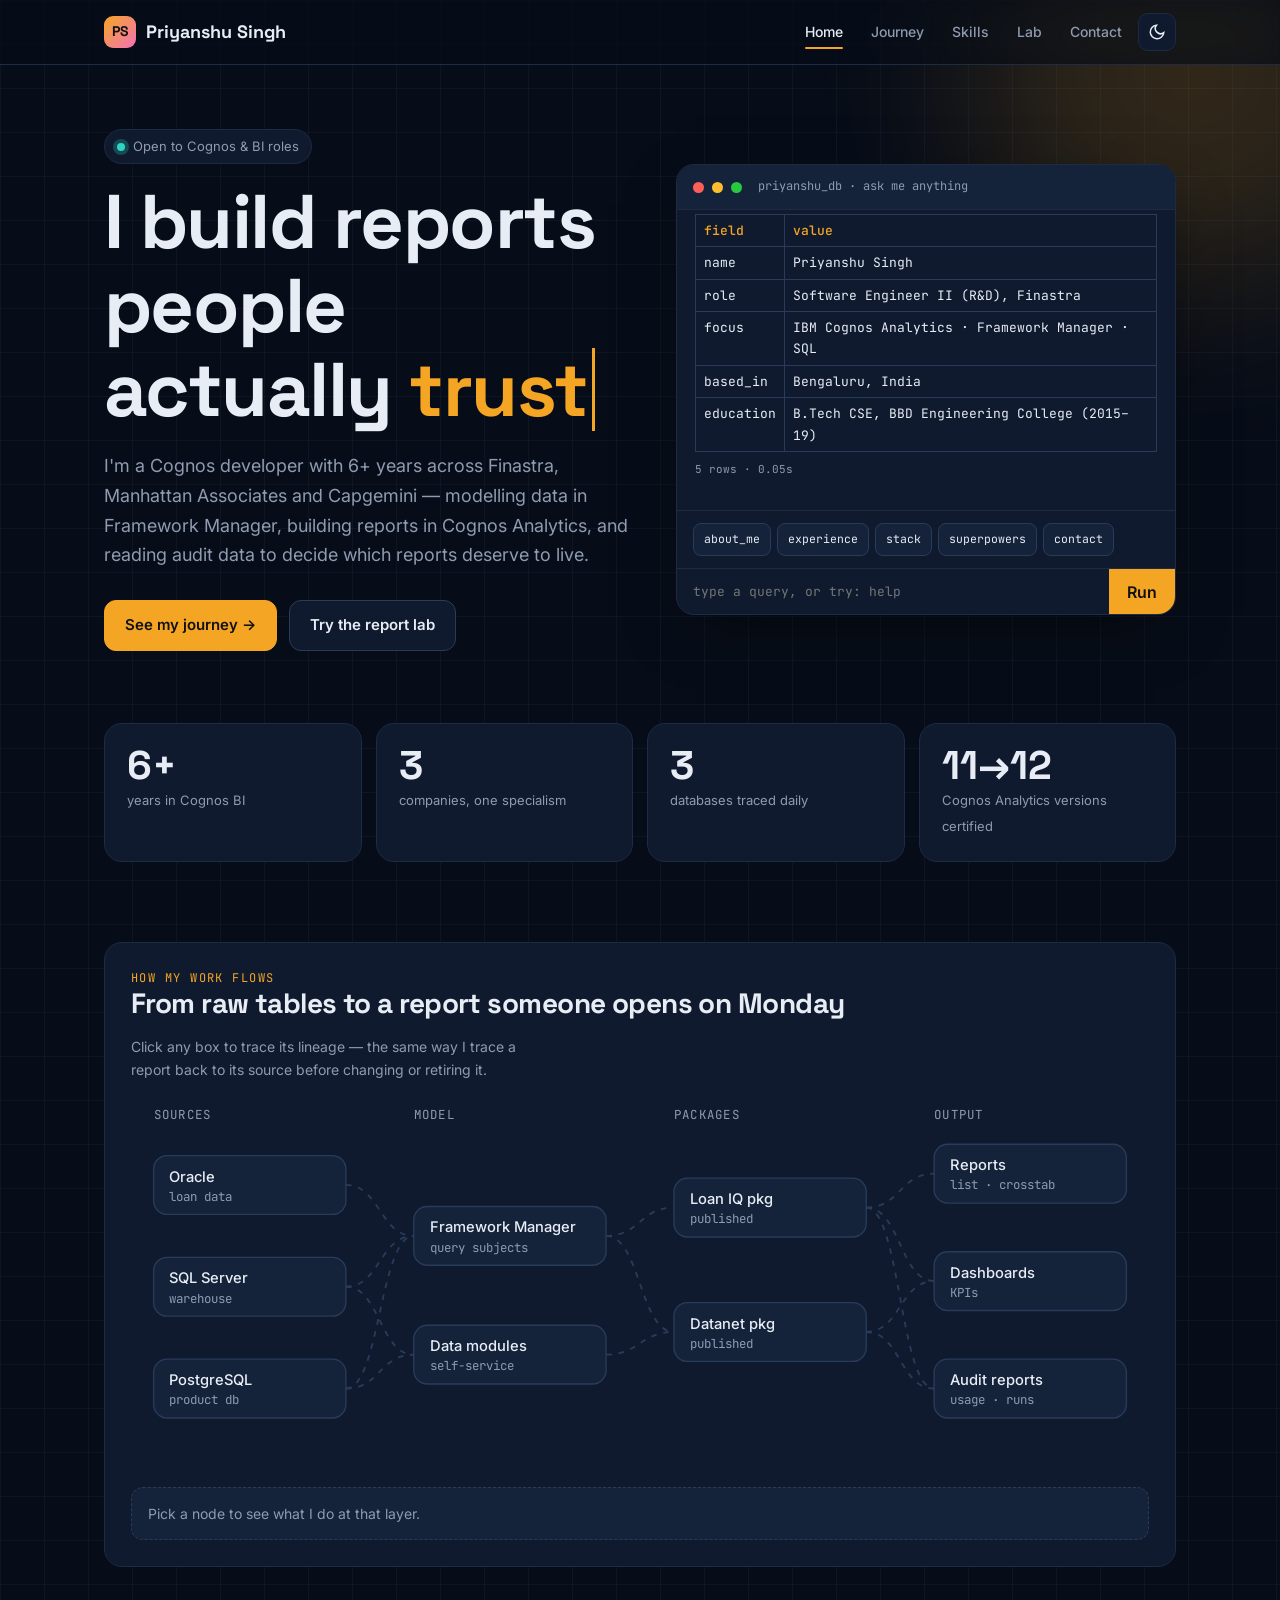
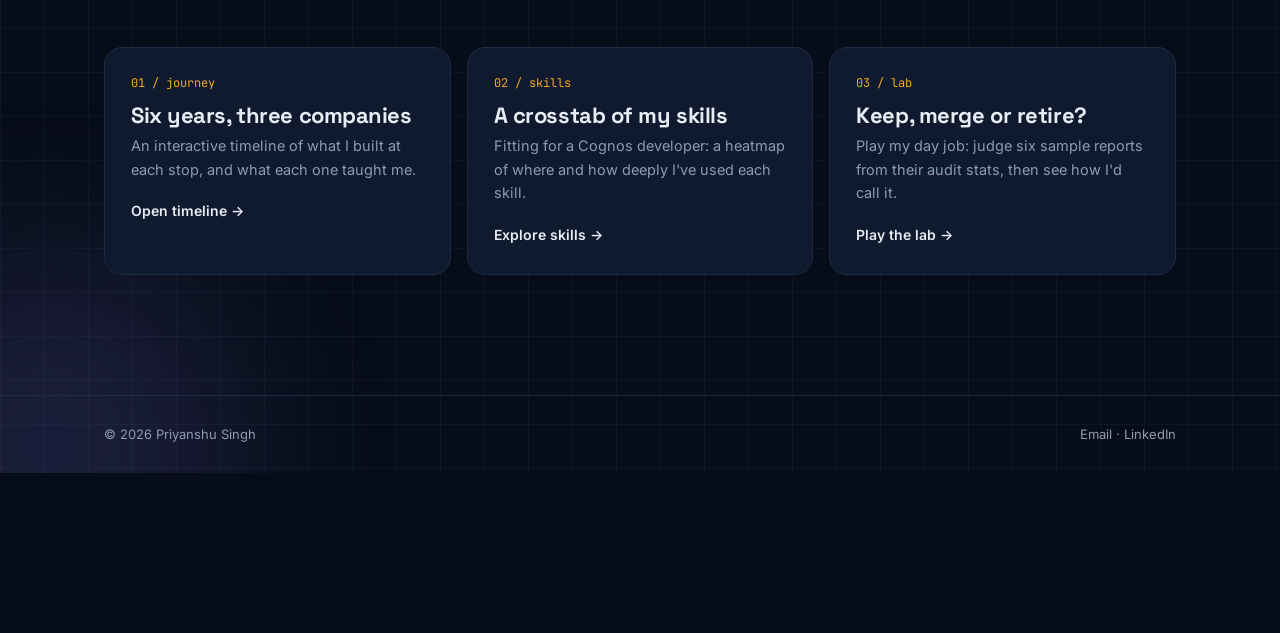
<file: index.html>
<!doctype html>
<html lang="en">
<head>
<meta charset="utf-8">
<meta name="viewport" content="width=device-width, initial-scale=1">
<title>Priyanshu Singh · Cognos Developer</title>
<meta name="description" content="Priyanshu Singh — IBM Cognos developer with 6+ years building enterprise reports, Framework Manager models and audit-driven report rationalisation.">
<link rel="icon" href="data:image/svg+xml,%3Csvg xmlns='http://www.w3.org/2000/svg' viewBox='0 0 64 64'%3E%3Crect width='64' height='64' rx='16' fill='%23f5a524'/%3E%3Ctext x='50%25' y='60%25' text-anchor='middle' font-family='Arial' font-weight='700' font-size='26' fill='%23111'%3EPS%3C/text%3E%3C/svg%3E">
<link rel="preconnect" href="https://fonts.googleapis.com"><link rel="preconnect" href="https://fonts.gstatic.com" crossorigin>
<link href="https://fonts.googleapis.com/css2?family=Space+Grotesk:wght@500;700&family=Inter:wght@400;500;600&family=JetBrains+Mono:wght@400;500&display=swap" rel="stylesheet">
<link rel="stylesheet" href="style.css">
<script src="app.js"></script>
</head>
<body>
<div class="blob a"></div><div class="blob b"></div>

<header class="nav"><div class="wrap">
  <a class="brand" href="index.html"><span class="mark">PS</span>Priyanshu Singh</a>
  <button class="icon-btn" id="burger" aria-label="Menu">☰</button>
  <nav class="menu">
    <a href="index.html">Home</a><a href="journey.html">Journey</a><a href="skills.html">Skills</a><a href="lab.html">Lab</a><a href="contact.html">Contact</a>
    <button class="icon-btn" id="theme" aria-label="Toggle theme"><svg width="18" height="18" viewBox="0 0 24 24" fill="none" stroke="currentColor" stroke-width="2"><path d="M21 12.8A9 9 0 1 1 11.2 3a7 7 0 0 0 9.8 9.8z"/></svg></button>
  </nav>
</div></header>

<main class="wrap">
  <section class="hero">
    <div>
      <span class="status"><i></i>Open to Cognos &amp; BI roles</span>
      <h1>I build reports<br>people actually <span class="rot" id="rot">trust</span></h1>
      <p class="lede">I'm a Cognos developer with 6+ years across Finastra, Manhattan Associates and Capgemini — modelling data in Framework Manager, building reports in Cognos Analytics, and reading audit data to decide which reports deserve to live.</p>
      <div class="cta">
        <a class="btn primary" href="journey.html">See my journey →</a>
        <a class="btn" href="lab.html">Try the report lab</a>
      </div>
    </div>

    <div class="panel console" id="console">
      <div class="bar"><span style="background:#ff5f57"></span><span style="background:#febc2e"></span><span style="background:#28c840"></span><div class="t">priyanshu_db · ask me anything</div></div>
      <div class="body" id="out"></div>
      <div class="presets">
        <button data-q="SELECT * FROM about_me;">about_me</button>
        <button data-q="SELECT company, role, years FROM experience;">experience</button>
        <button data-q="SELECT tool, level FROM stack ORDER BY level DESC;">stack</button>
        <button data-q="SELECT * FROM superpowers;">superpowers</button>
        <button data-q="SELECT channel, value FROM contact;">contact</button>
      </div>
      <form id="qform"><input id="qin" placeholder="type a query, or try: help" autocomplete="off" aria-label="Query"><button>Run</button></form>
    </div>
  </section>

  <section class="stats reveal">
    <div class="panel spot stat"><b data-count="6" data-suffix="+">0</b><span>years in Cognos BI</span></div>
    <div class="panel spot stat"><b data-count="3">0</b><span>companies, one specialism</span></div>
    <div class="panel spot stat"><b data-count="3">0</b><span>databases traced daily</span></div>
    <div class="panel spot stat"><b>11→12</b><span>Cognos Analytics versions certified</span></div>
  </section>

  <section class="reveal">
    <div class="panel lineage">
      <div class="lineage-head">
        <div><div class="eyebrow">How my work flows</div><h2>From raw tables to a report someone opens on Monday</h2></div>
        <p>Click any box to trace its lineage — the same way I trace a report back to its source before changing or retiring it.</p>
      </div>
      <div class="lineage-scroll">
        <svg id="lin" viewBox="0 0 900 330" role="img" aria-label="Data lineage diagram"></svg>
      </div>
      <div class="lineage-info" id="linfo">Pick a node to see what I do at that layer.</div>
    </div>
  </section>

  <section>
    <div class="explore">
      <a href="journey.html" class="panel spot reveal"><div class="n">01 / journey</div><h3>Six years, three companies</h3><p>An interactive timeline of what I built at each stop, and what each one taught me.</p><span class="go">Open timeline →</span></a>
      <a href="skills.html" class="panel spot reveal"><div class="n">02 / skills</div><h3>A crosstab of my skills</h3><p>Fitting for a Cognos developer: a heatmap of where and how deeply I've used each skill.</p><span class="go">Explore skills →</span></a>
      <a href="lab.html" class="panel spot reveal"><div class="n">03 / lab</div><h3>Keep, merge or retire?</h3><p>Play my day job: judge six sample reports from their audit stats, then see how I'd call it.</p><span class="go">Play the lab →</span></a>
    </div>
  </section>
</main>

<footer class="foot"><div class="wrap"><span>© <span id="yr"></span> Priyanshu Singh</span><span><a href="mailto:priyanshusingh541@gmail.com">Email</a> · <a href="https://www.linkedin.com/in/priyanshusingh440/" target="_blank" rel="noopener">LinkedIn</a></span></div></footer>

<script>
/* rotating word */
(function(){
  var words=['trust','use','keep','understand'], el=document.getElementById('rot'), i=0;
  function type(w,cb){var n=0;(function t(){el.textContent=w.slice(0,++n);if(n<w.length)setTimeout(t,70);else setTimeout(cb,1800);})();}
  function erase(cb){(function e(){var s=el.textContent;el.textContent=s.slice(0,-1);if(s.length>1)setTimeout(e,40);else cb();})();}
  function loop(){erase(function(){i=(i+1)%words.length;type(words[i],loop);});}
  setTimeout(loop,2200);
})();

/* SQL console */
(function(){
  var out=document.getElementById('out'), form=document.getElementById('qform'), inp=document.getElementById('qin');
  var data={
    about:{cols:['field','value'],rows:[['name','Priyanshu Singh'],['role','Software Engineer II (R&D), Finastra'],['focus','IBM Cognos Analytics · Framework Manager · SQL'],['based_in','Bengaluru, India'],['education','B.Tech CSE, BBD Engineering College (2015–19)']]},
    exp:{cols:['company','role','years'],rows:[['Finastra','Software Engineer II (R&D)','2024 – now'],['Manhattan Associates','Software Engineer (CTSO SCI)','2023 – 2024'],['Capgemini','Associate Consultant','2020 – 2023']]},
    stack:{cols:['tool','level'],rows:[['Cognos Analytics 11/12','●●●●●'],['Framework Manager','●●●●●'],['SQL (Oracle · SQL Server · PostgreSQL)','●●●●○'],['Cognos audit data','●●●●○'],['Azure · AKS · Helm','●●●○○'],['Power BI · SSRS','●●○○○']]},
    sup:{cols:['superpower','evidence'],rows:[['Report rationalisation','Audit data → keep / merge / retire calls'],['Lineage tracing','Report → package → model → source table'],['Platform work','Upgrades, containers on AKS, CQM → DQM'],['Talking to business','KPI definitions agreed before a line of SQL']]},
    contact:{cols:['channel','value'],rows:[['email','priyanshusingh541@gmail.com'],['linkedin','linkedin.com/in/priyanshusingh440'],['page','contact.html']]}
  };
  function pick(q){
    q=q.toLowerCase();
    if(/help|\?/.test(q))return 'help';
    if(/drop|delete|truncate|update|insert/.test(q))return 'nope';
    if(/contact|email|hire|reach/.test(q))return 'contact';
    if(/super|power|strength|best/.test(q))return 'sup';
    if(/stack|skill|tool|tech/.test(q))return 'stack';
    if(/exp|work|job|company|career|role/.test(q))return 'exp';
    if(/about|who|me|name|\*/.test(q))return 'about';
    return null;
  }
  function esc(s){return String(s).replace(/[&<>]/g,function(c){return{'&':'&amp;','<':'&lt;','>':'&gt;'}[c];});}
  var busy=false;
  function run(q){
    if(busy||!q.trim())return; busy=true;
    var line=document.createElement('div');line.className='q';out.appendChild(line);
    var n=0;(function t(){line.textContent=q.slice(0,++n);out.scrollTop=out.scrollHeight;if(n<q.length)setTimeout(t,14);else done();})();
    function done(){
      var k=pick(q),html;
      if(k==='help')html='<div style="color:var(--muted);margin:6px 0 14px">tables: about_me, experience, stack, superpowers, contact<br>anything with those words works — this console is forgiving.</div>';
      else if(k==='nope')html='<div class="err">ERROR: read-only. I protect production data, even my own 😉</div>';
      else if(!k)html='<div class="err">0 rows. Try <b>help</b>, or ask about experience, stack or contact.</div>';
      else{var d=data[k];html='<table><tr>'+d.cols.map(function(c){return'<th>'+c+'</th>';}).join('')+'</tr>'+d.rows.map(function(r){return'<tr>'+r.map(function(c){return'<td>'+esc(c)+'</td>';}).join('')+'</tr>';}).join('')+'</table><div style="color:var(--muted);font-size:11px;margin:-8px 0 14px">'+d.rows.length+' rows · 0.0'+(2+Math.floor(Math.random()*7))+'s</div>';}
      var box=document.createElement('div');box.innerHTML=html;out.appendChild(box);out.scrollTop=out.scrollHeight;busy=false;
    }
  }
  document.querySelectorAll('.presets button').forEach(function(b){b.addEventListener('click',function(){run(b.dataset.q);});});
  form.addEventListener('submit',function(e){e.preventDefault();run(inp.value);inp.value='';});
  setTimeout(function(){run('SELECT * FROM about_me;');},600);
})();

/* lineage diagram */
(function(){
  var svg=document.getElementById('lin'),NS='http://www.w3.org/2000/svg';
  var cols=[{x:20,label:'SOURCES'},{x:250,label:'MODEL'},{x:480,label:'PACKAGES'},{x:710,label:'OUTPUT'}];
  var nodes=[
    {id:'ora',c:0,y:50,t:'Oracle',s:'loan data',d:'<b>Sources.</b> I write and tune SQL against Oracle, SQL Server and PostgreSQL to validate mappings, calculations and the numbers a report finally shows.'},
    {id:'mss',c:0,y:140,t:'SQL Server',s:'warehouse',d:'<b>Sources.</b> Views and stored procedures here feed Framework Manager models; query tuning starts at this layer.'},
    {id:'pg',c:0,y:230,t:'PostgreSQL',s:'product db',d:'<b>Sources.</b> Part of the Finastra stack I trace lineage across when assessing downstream impact.'},
    {id:'fm',c:1,y:95,t:'Framework Manager',s:'query subjects',d:'<b>Model.</b> Metadata models, relationships and layered security; I also converted CQM models to DQM for newer Cognos versions.'},
    {id:'dm',c:1,y:200,t:'Data modules',s:'self-service',d:'<b>Model.</b> Datasets and data modules for faster, lighter reporting where a full FM model is overkill.'},
    {id:'pk1',c:2,y:70,t:'Loan IQ pkg',s:'published',d:'<b>Packages.</b> Published packages for Loan IQ and Datanet. Audit data tells me which reports depend on each one before anything changes.'},
    {id:'pk2',c:2,y:180,t:'Datanet pkg',s:'published',d:'<b>Packages.</b> Each package is certified against new Cognos releases (11.x and 12.x) before shipping to customers.'},
    {id:'rp',c:3,y:40,t:'Reports',s:'list · crosstab',d:'<b>Reports.</b> List, crosstab, grouped, prompt-driven, drill-down and drill-through reports, plus JavaScript customisation.'},
    {id:'db',c:3,y:135,t:'Dashboards',s:'KPIs',d:'<b>Dashboards.</b> KPI views agreed with business teams first, so the numbers mean the same thing in every meeting.'},
    {id:'au',c:3,y:230,t:'Audit reports',s:'usage · runs',d:'<b>Audit.</b> Reports about the reports: execution history, users, schedules — the evidence behind keep, merge or retire decisions.'}
  ];
  var edges=[['ora','fm'],['mss','fm'],['mss','dm'],['pg','fm'],['pg','dm'],['fm','pk1'],['fm','pk2'],['dm','pk2'],['pk1','rp'],['pk1','db'],['pk2','db'],['pk2','au'],['pk1','au']];
  var W=170,H=52,by={};nodes.forEach(function(n){n.x=cols[n.c].x;by[n.id]=n;});
  cols.forEach(function(c){var t=document.createElementNS(NS,'text');t.setAttribute('x',c.x);t.setAttribute('y',18);t.setAttribute('class','col-label');t.textContent=c.label;svg.appendChild(t);});
  var eEls=edges.map(function(e){var a=by[e[0]],b=by[e[1]],p=document.createElementNS(NS,'path'),x1=a.x+W,y1=a.y+H/2,x2=b.x,y2=b.y+H/2,mx=(x1+x2)/2;
    p.setAttribute('d','M'+x1+','+y1+' C'+mx+','+y1+' '+mx+','+y2+' '+x2+','+y2);p.setAttribute('class','edge');svg.appendChild(p);return{el:p,a:e[0],b:e[1]};});
  var nEls={};
  nodes.forEach(function(n){var g=document.createElementNS(NS,'g');g.setAttribute('class','node');g.setAttribute('tabindex','0');
    g.innerHTML='<rect x="'+n.x+'" y="'+n.y+'" width="'+W+'" height="'+H+'" rx="12"/><text x="'+(n.x+14)+'" y="'+(n.y+23)+'">'+n.t+'</text><text class="sub" x="'+(n.x+14)+'" y="'+(n.y+40)+'">'+n.s+'</text>';
    svg.appendChild(g);nEls[n.id]=g;
    function act(){select(n.id);}g.addEventListener('click',act);g.addEventListener('keydown',function(e){if(e.key==='Enter')act();});});
  function related(id){var set={},q=[id];set[id]=1;
    function walk(dir){var st=[id];while(st.length){var c=st.pop();eEls.forEach(function(e){var f=dir?e.a:e.b,t=dir?e.b:e.a;if(f===c&&!set[t]){set[t]=1;st.push(t);}});}}
    walk(true);walk(false);return set;}
  function select(id){var r=related(id);
    Object.keys(nEls).forEach(function(k){nEls[k].classList.toggle('on',k===id);nEls[k].classList.toggle('dim',!r[k]);});
    eEls.forEach(function(e){var on=r[e.a]&&r[e.b];e.el.classList.toggle('on',on);e.el.classList.toggle('dim',!on);});
    document.getElementById('linfo').innerHTML=by[id].d;}
})();
</script>
</body>
</html>
</file>
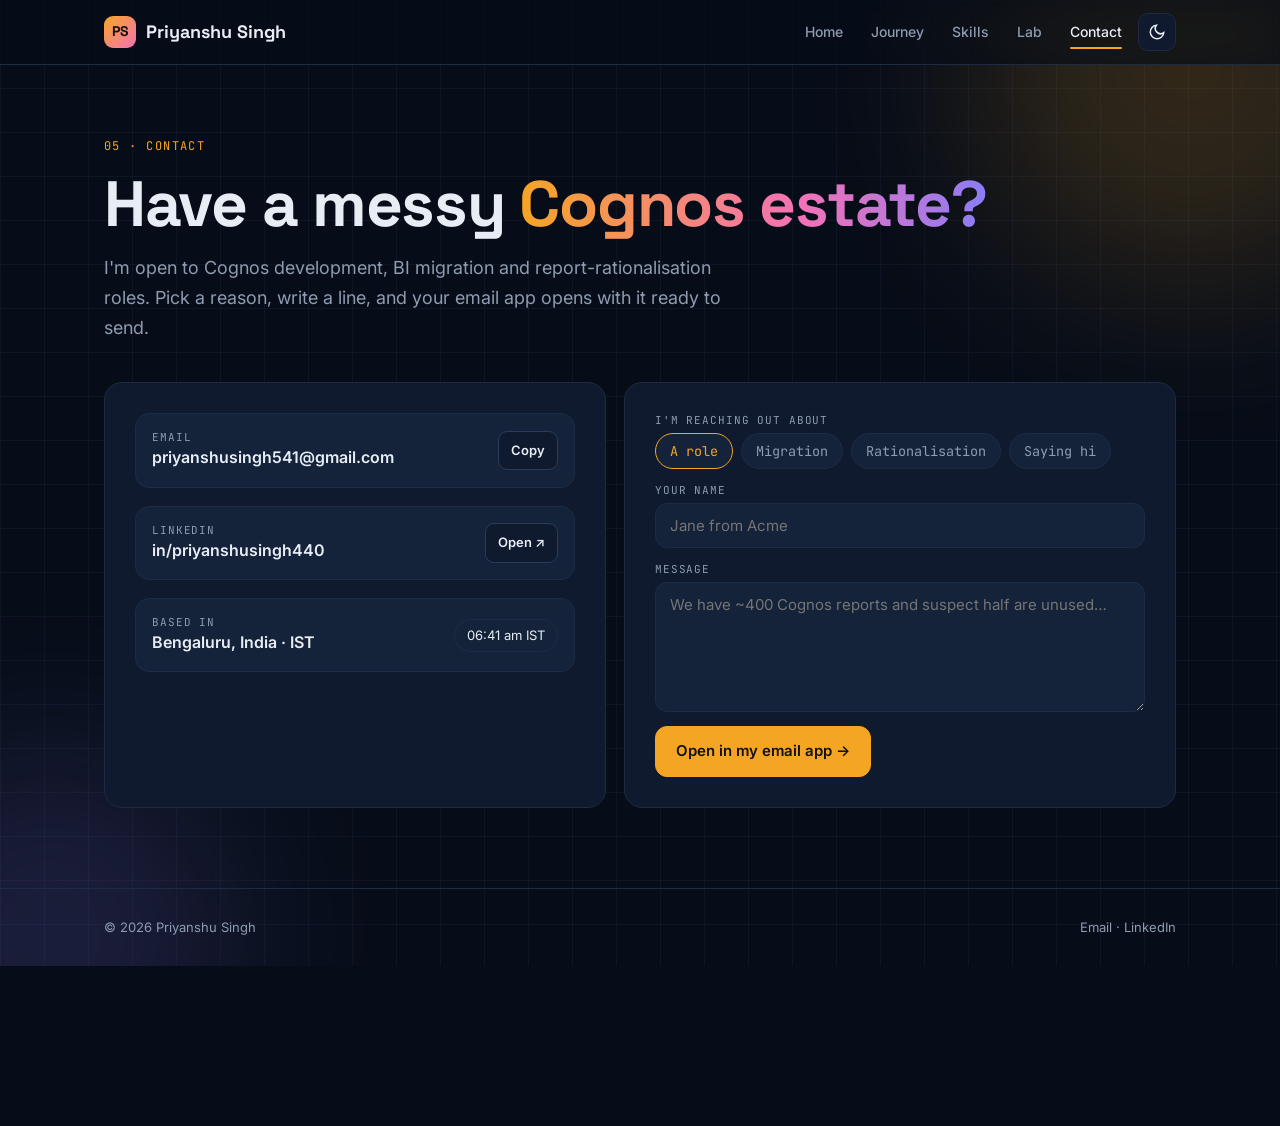
<file: contact.html>
<!doctype html>
<html lang="en">
<head>
<meta charset="utf-8">
<meta name="viewport" content="width=device-width, initial-scale=1">
<title>Contact · Priyanshu Singh</title>
<meta name="description" content="Get in touch with Priyanshu Singh, Cognos developer in Bengaluru.">
<link rel="icon" href="data:image/svg+xml,%3Csvg xmlns='http://www.w3.org/2000/svg' viewBox='0 0 64 64'%3E%3Crect width='64' height='64' rx='16' fill='%23f5a524'/%3E%3Ctext x='50%25' y='60%25' text-anchor='middle' font-family='Arial' font-weight='700' font-size='26' fill='%23111'%3EPS%3C/text%3E%3C/svg%3E">
<link rel="preconnect" href="https://fonts.googleapis.com"><link rel="preconnect" href="https://fonts.gstatic.com" crossorigin>
<link href="https://fonts.googleapis.com/css2?family=Space+Grotesk:wght@500;700&family=Inter:wght@400;500;600&family=JetBrains+Mono:wght@400;500&display=swap" rel="stylesheet">
<link rel="stylesheet" href="style.css">
<script src="app.js"></script>
</head>
<body>
<div class="blob a"></div><div class="blob b"></div>

<header class="nav"><div class="wrap">
  <a class="brand" href="index.html"><span class="mark">PS</span>Priyanshu Singh</a>
  <button class="icon-btn" id="burger" aria-label="Menu">☰</button>
  <nav class="menu">
    <a href="index.html">Home</a><a href="journey.html">Journey</a><a href="skills.html">Skills</a><a href="lab.html">Lab</a><a href="contact.html">Contact</a>
    <button class="icon-btn" id="theme" aria-label="Toggle theme"><svg width="18" height="18" viewBox="0 0 24 24" fill="none" stroke="currentColor" stroke-width="2"><path d="M21 12.8A9 9 0 1 1 11.2 3a7 7 0 0 0 9.8 9.8z"/></svg></button>
  </nav>
</div></header>

<main class="wrap">
  <div class="page-head">
    <div class="eyebrow">05 · Contact</div>
    <h1>Have a messy <span class="grad">Cognos estate?</span></h1>
    <p>I'm open to Cognos development, BI migration and report-rationalisation roles. Pick a reason, write a line, and your email app opens with it ready to send.</p>
  </div>

  <div class="contact-grid">
    <div class="panel spot contact-card reveal">
      <div class="contact-row"><div><div class="l">Email</div><div class="v">priyanshusingh541@gmail.com</div></div><button id="copy">Copy</button></div>
      <div class="contact-row"><div><div class="l">LinkedIn</div><div class="v">in/priyanshusingh440</div></div><a class="small" href="https://www.linkedin.com/in/priyanshusingh440/" target="_blank" rel="noopener">Open ↗</a></div>
      <div class="contact-row"><div><div class="l">Based in</div><div class="v">Bengaluru, India · IST</div></div><span class="chip" id="clock">--:--</span></div>
    </div>

    <form class="panel compose reveal" id="compose">
      <label>I'm reaching out about
        <div class="intent" id="intent">
          <button type="button" class="on" data-v="A Cognos role">A role</button>
          <button type="button" data-v="A BI migration project">Migration</button>
          <button type="button" data-v="Report rationalisation">Rationalisation</button>
          <button type="button" data-v="Just saying hi">Saying hi</button>
        </div>
      </label>
      <label>Your name<input id="nm" required placeholder="Jane from Acme"></label>
      <label>Message<textarea id="msg" required placeholder="We have ~400 Cognos reports and suspect half are unused…"></textarea></label>
      <button class="btn primary" style="justify-self:start">Open in my email app →</button>
    </form>
  </div>
</main>

<footer class="foot"><div class="wrap"><span>© <span id="yr"></span> Priyanshu Singh</span><span><a href="mailto:priyanshusingh541@gmail.com">Email</a> · <a href="https://www.linkedin.com/in/priyanshusingh440/" target="_blank" rel="noopener">LinkedIn</a></span></div></footer>

<script>
(function(){
  var EMAIL='priyanshusingh541@gmail.com',topic='A Cognos role';
  document.getElementById('copy').onclick=function(){
    (navigator.clipboard?navigator.clipboard.writeText(EMAIL):Promise.reject()).then(function(){toast('Email copied ✓');},function(){toast(EMAIL);});};
  document.querySelectorAll('#intent button').forEach(function(b){b.onclick=function(){
    document.querySelectorAll('#intent button').forEach(function(x){x.classList.toggle('on',x===b);});topic=b.dataset.v;};});
  document.getElementById('compose').addEventListener('submit',function(e){e.preventDefault();
    var n=document.getElementById('nm').value.trim(),m=document.getElementById('msg').value.trim();
    location.href='mailto:'+EMAIL+'?subject='+encodeURIComponent(topic+' — from '+n)+'&body='+encodeURIComponent(m+'\n\n— '+n);});
  function tick(){document.getElementById('clock').textContent=new Date().toLocaleTimeString('en-IN',{timeZone:'Asia/Kolkata',hour:'2-digit',minute:'2-digit'})+' IST';}
  tick();setInterval(tick,30000);
})();
</script>
</body>
</html>
</file>
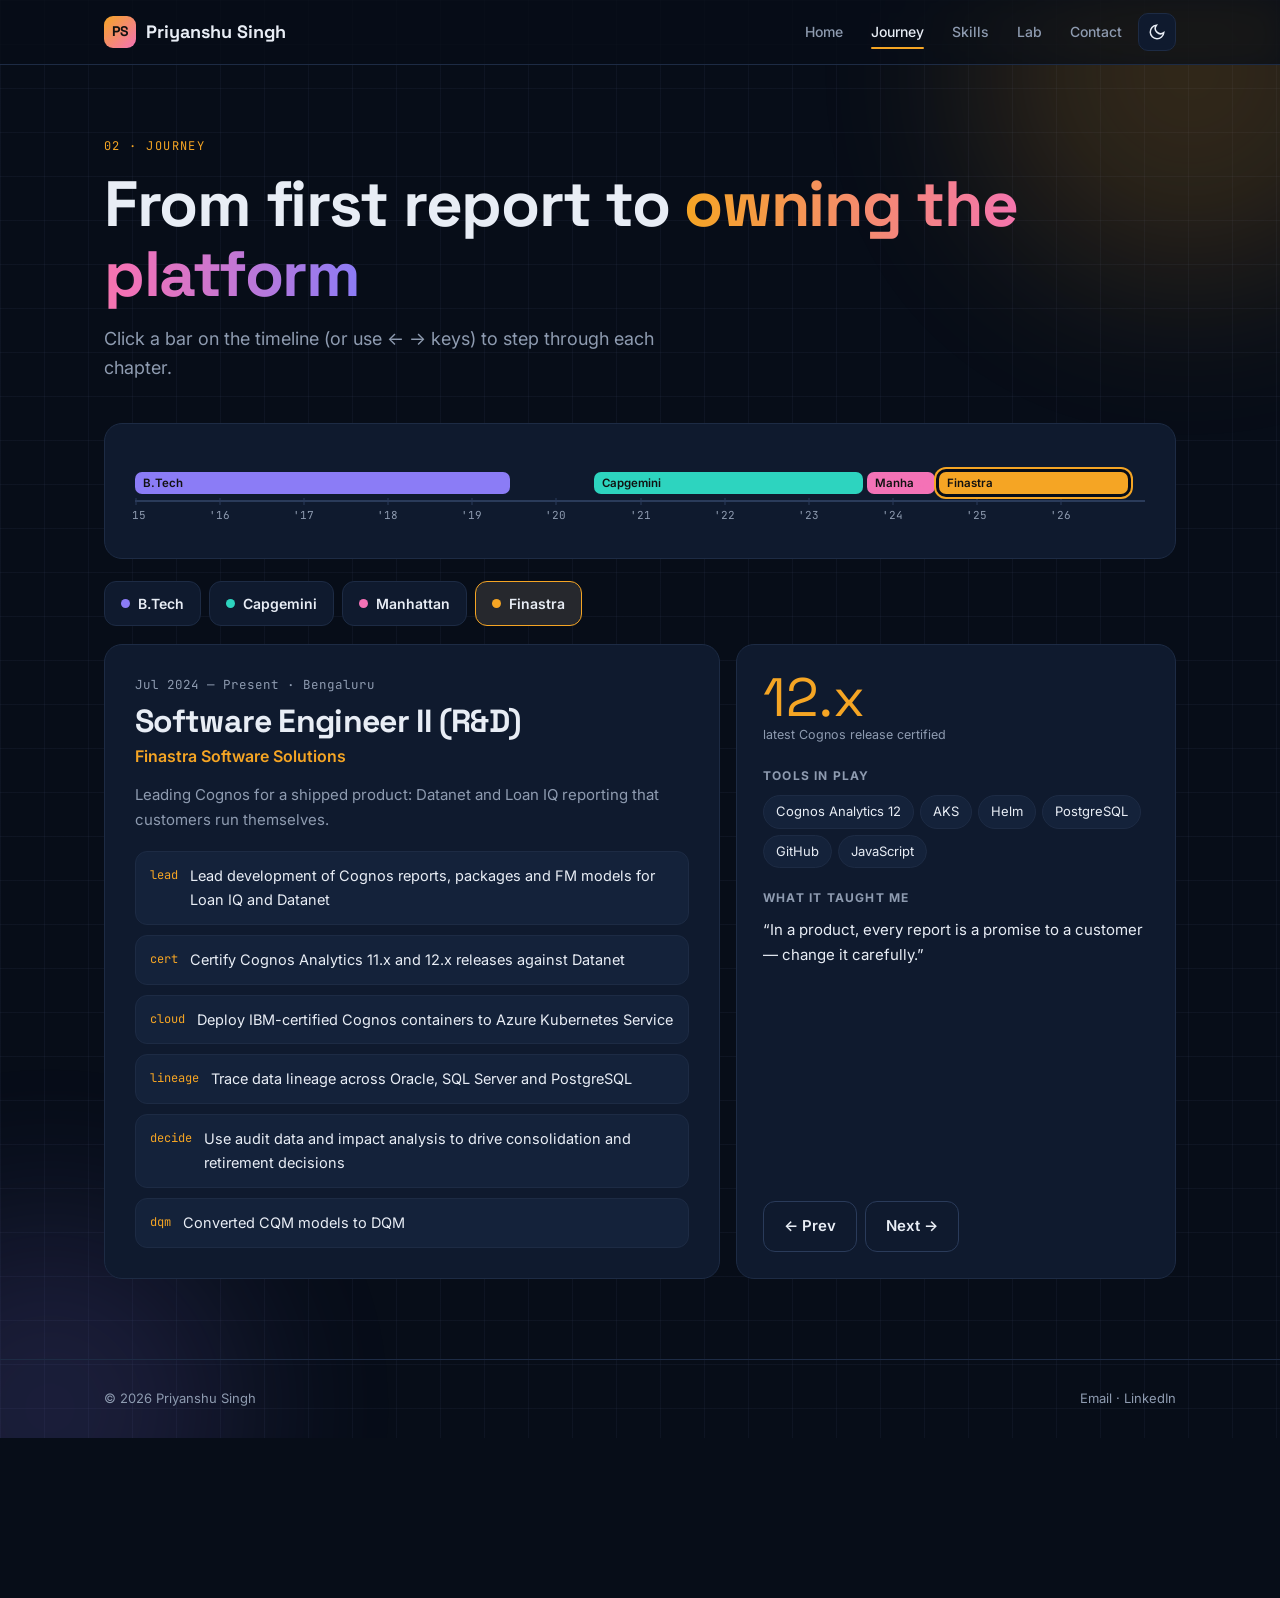
<file: journey.html>
<!doctype html>
<html lang="en">
<head>
<meta charset="utf-8">
<meta name="viewport" content="width=device-width, initial-scale=1">
<title>Journey · Priyanshu Singh</title>
<meta name="description" content="Career timeline of Priyanshu Singh, Cognos developer — Capgemini, Manhattan Associates, Finastra.">
<link rel="icon" href="data:image/svg+xml,%3Csvg xmlns='http://www.w3.org/2000/svg' viewBox='0 0 64 64'%3E%3Crect width='64' height='64' rx='16' fill='%23f5a524'/%3E%3Ctext x='50%25' y='60%25' text-anchor='middle' font-family='Arial' font-weight='700' font-size='26' fill='%23111'%3EPS%3C/text%3E%3C/svg%3E">
<link rel="preconnect" href="https://fonts.googleapis.com"><link rel="preconnect" href="https://fonts.gstatic.com" crossorigin>
<link href="https://fonts.googleapis.com/css2?family=Space+Grotesk:wght@500;700&family=Inter:wght@400;500;600&family=JetBrains+Mono:wght@400;500&display=swap" rel="stylesheet">
<link rel="stylesheet" href="style.css">
<script src="app.js"></script>
</head>
<body>
<div class="blob a"></div><div class="blob b"></div>

<header class="nav"><div class="wrap">
  <a class="brand" href="index.html"><span class="mark">PS</span>Priyanshu Singh</a>
  <button class="icon-btn" id="burger" aria-label="Menu">☰</button>
  <nav class="menu">
    <a href="index.html">Home</a><a href="journey.html">Journey</a><a href="skills.html">Skills</a><a href="lab.html">Lab</a><a href="contact.html">Contact</a>
    <button class="icon-btn" id="theme" aria-label="Toggle theme"><svg width="18" height="18" viewBox="0 0 24 24" fill="none" stroke="currentColor" stroke-width="2"><path d="M21 12.8A9 9 0 1 1 11.2 3a7 7 0 0 0 9.8 9.8z"/></svg></button>
  </nav>
</div></header>

<main class="wrap">
  <div class="page-head">
    <div class="eyebrow">02 · Journey</div>
    <h1>From first report to <span class="grad">owning the platform</span></h1>
    <p>Click a bar on the timeline (or use ← → keys) to step through each chapter.</p>
  </div>

  <div class="panel track reveal">
    <div class="track-scroll"><div class="track-line" id="track"><div class="track-axis"></div></div></div>
  </div>

  <div class="tabs" id="tabs"></div>

  <div class="stage">
    <div class="panel spot main" id="main"></div>
    <div class="panel side" id="side"></div>
  </div>
</main>

<footer class="foot"><div class="wrap"><span>© <span id="yr"></span> Priyanshu Singh</span><span><a href="mailto:priyanshusingh541@gmail.com">Email</a> · <a href="https://www.linkedin.com/in/priyanshusingh440/" target="_blank" rel="noopener">LinkedIn</a></span></div></footer>

<script>
(function(){
  var C=getComputedStyle(document.documentElement);
  var ch=[
    {k:'edu',name:'B.Tech',from:2015,to:2019.5,color:'#8b7cf6',when:'2015 — 2019 · Lucknow',title:'B.Tech, Computer Science',co:'Babu Banarasi Das Engineering College',
     ctx:'Where the foundations came from: databases, programming and the habit of breaking problems into small parts.',
     pts:[['base','Computer Science & Engineering degree, 2015–2019'],['next','Graduated into a data and reporting career that started in 2020']],
     tools:['SQL','Data structures','DBMS'],lesson:'Learn the fundamentals well and every tool after becomes easier.',num:'4',numl:'years of study'},
    {k:'cap',name:'Capgemini',from:2020.45,to:2023.7,color:'#2dd4bf',when:'Jun 2020 — Sep 2023 · Mumbai',title:'Associate Consultant',co:'Capgemini Technology Services',
     ctx:'My Cognos foundation: building reports from scratch for client requirements, end to end.',
     pts:[['build','List, crosstab, grouped, dashboard, drill-down and drill-through reports'],['model','Enhanced Framework Manager models, packages, relationships and data sources'],['sql','Wrote and tuned SQL to validate report logic and output accuracy'],['admin','Installed and configured Cognos on Linux and Windows; managed users, roles and groups'],['people','Worked with clients on KPI definitions; prepared solution documents and end-user training']],
     tools:['Report Studio','Framework Manager','SQL','Linux','Windows'],lesson:'Agree on the KPI definition before writing a single line of SQL.',num:'★',numl:'Best Employee of the Quarter, 2021–22'},
    {k:'man',name:'Manhattan',from:2023.7,to:2024.55,color:'#f472b6',when:'Sep 2023 — Jul 2024 · Bengaluru',title:'Software Engineer (CTSO SCI)',co:'Manhattan Associates',
     ctx:'Where I started reading the reporting environment itself — audit data, logs and performance.',
     pts:[['audit','Built Cognos audit reports on execution history, users, schedules and usage trends'],['find','Identified duplicate, obsolete and underused reports for retirement discussions'],['perf','Root-caused slow reports and environments, cutting report runtimes'],['ops','Installed and upgraded Cognos Analytics across Linux, Windows and GCP'],['model','Built DMR models and multi-level security in Framework Manager']],
     tools:['Cognos 11','Audit DB','Apache HTTP','GCP','Oracle','MSSQL'],lesson:'The audit database is the most honest report in any Cognos environment.',num:'10→11',numl:'Cognos versions upgraded across'},
    {k:'fin',name:'Finastra',from:2024.55,to:2026.85,color:'#f5a524',when:'Jul 2024 — Present · Bengaluru',title:'Software Engineer II (R&D)',co:'Finastra Software Solutions',
     ctx:'Leading Cognos for a shipped product: Datanet and Loan IQ reporting that customers run themselves.',
     pts:[['lead','Lead development of Cognos reports, packages and FM models for Loan IQ and Datanet'],['cert','Certify Cognos Analytics 11.x and 12.x releases against Datanet'],['cloud','Deploy IBM-certified Cognos containers to Azure Kubernetes Service'],['lineage','Trace data lineage across Oracle, SQL Server and PostgreSQL'],['decide','Use audit data and impact analysis to drive consolidation and retirement decisions'],['dqm','Converted CQM models to DQM']],
     tools:['Cognos Analytics 12','AKS','Helm','PostgreSQL','GitHub','JavaScript'],lesson:'In a product, every report is a promise to a customer — change it carefully.',num:'12.x',numl:'latest Cognos release certified'}
  ];
  var track=document.getElementById('track'),tabs=document.getElementById('tabs'),main=document.getElementById('main'),side=document.getElementById('side');
  var Y0=2015,Y1=2027,cur=3;
  function pct(y){return (y-Y0)/(Y1-Y0)*100;}
  for(var y=Y0;y<=Y1-1;y++){var t=document.createElement('div');t.className='tick';t.style.left=pct(y)+'%';t.textContent="'"+String(y).slice(2);track.appendChild(t);}
  ch.forEach(function(c,i){
    var b=document.createElement('button');b.className='seg';b.style.left=pct(c.from)+'%';b.style.width='calc('+(pct(c.to)-pct(c.from))+'% - 4px)';
    b.style.background=c.color;b.style.color=c.color;b.innerHTML='<span style="color:#111">'+c.name+'</span>';b.onclick=function(){show(i);};track.appendChild(b);c.seg=b;
    var tb=document.createElement('button');tb.className='tab';tb.innerHTML='<i style="background:'+c.color+'"></i>'+c.name;tb.onclick=function(){show(i);};tabs.appendChild(tb);c.tab=tb;
  });
  function show(i){
    cur=i;var c=ch[i];
    ch.forEach(function(x,j){x.seg.classList.toggle('on',j===i);x.tab.classList.toggle('on',j===i);});
    main.innerHTML='<div class="when">'+c.when+'</div><h2>'+c.title+'</h2><div class="co" style="color:'+c.color+'">'+c.co+'</div><p class="ctx">'+c.ctx+'</p><ul>'+
      c.pts.map(function(p,k){return'<li style="animation-delay:'+(k*70)+'ms"><span class="k">'+p[0]+'</span><span>'+p[1]+'</span></li>';}).join('')+'</ul>';
    side.innerHTML='<div><div class="big-num" style="color:'+c.color+'">'+c.num+'</div><div class="hint">'+c.numl+'</div></div>'+
      '<div><h4>Tools in play</h4><div class="chips">'+c.tools.map(function(t){return'<span class="chip">'+t+'</span>';}).join('')+'</div></div>'+
      '<div><h4>What it taught me</h4><p style="font-size:15px">“'+c.lesson+'”</p></div>'+
      '<div class="nav-arrows"><button class="btn" id="prev">← Prev</button><button class="btn" id="next">Next →</button></div>';
    document.getElementById('prev').onclick=function(){show((cur+ch.length-1)%ch.length);};
    document.getElementById('next').onclick=function(){show((cur+1)%ch.length);};
  }
  document.addEventListener('keydown',function(e){if(e.target.tagName==='INPUT')return;if(e.key==='ArrowRight')show((cur+1)%ch.length);if(e.key==='ArrowLeft')show((cur+ch.length-1)%ch.length);});
  show(3);
})();
</script>
</body>
</html>
</file>
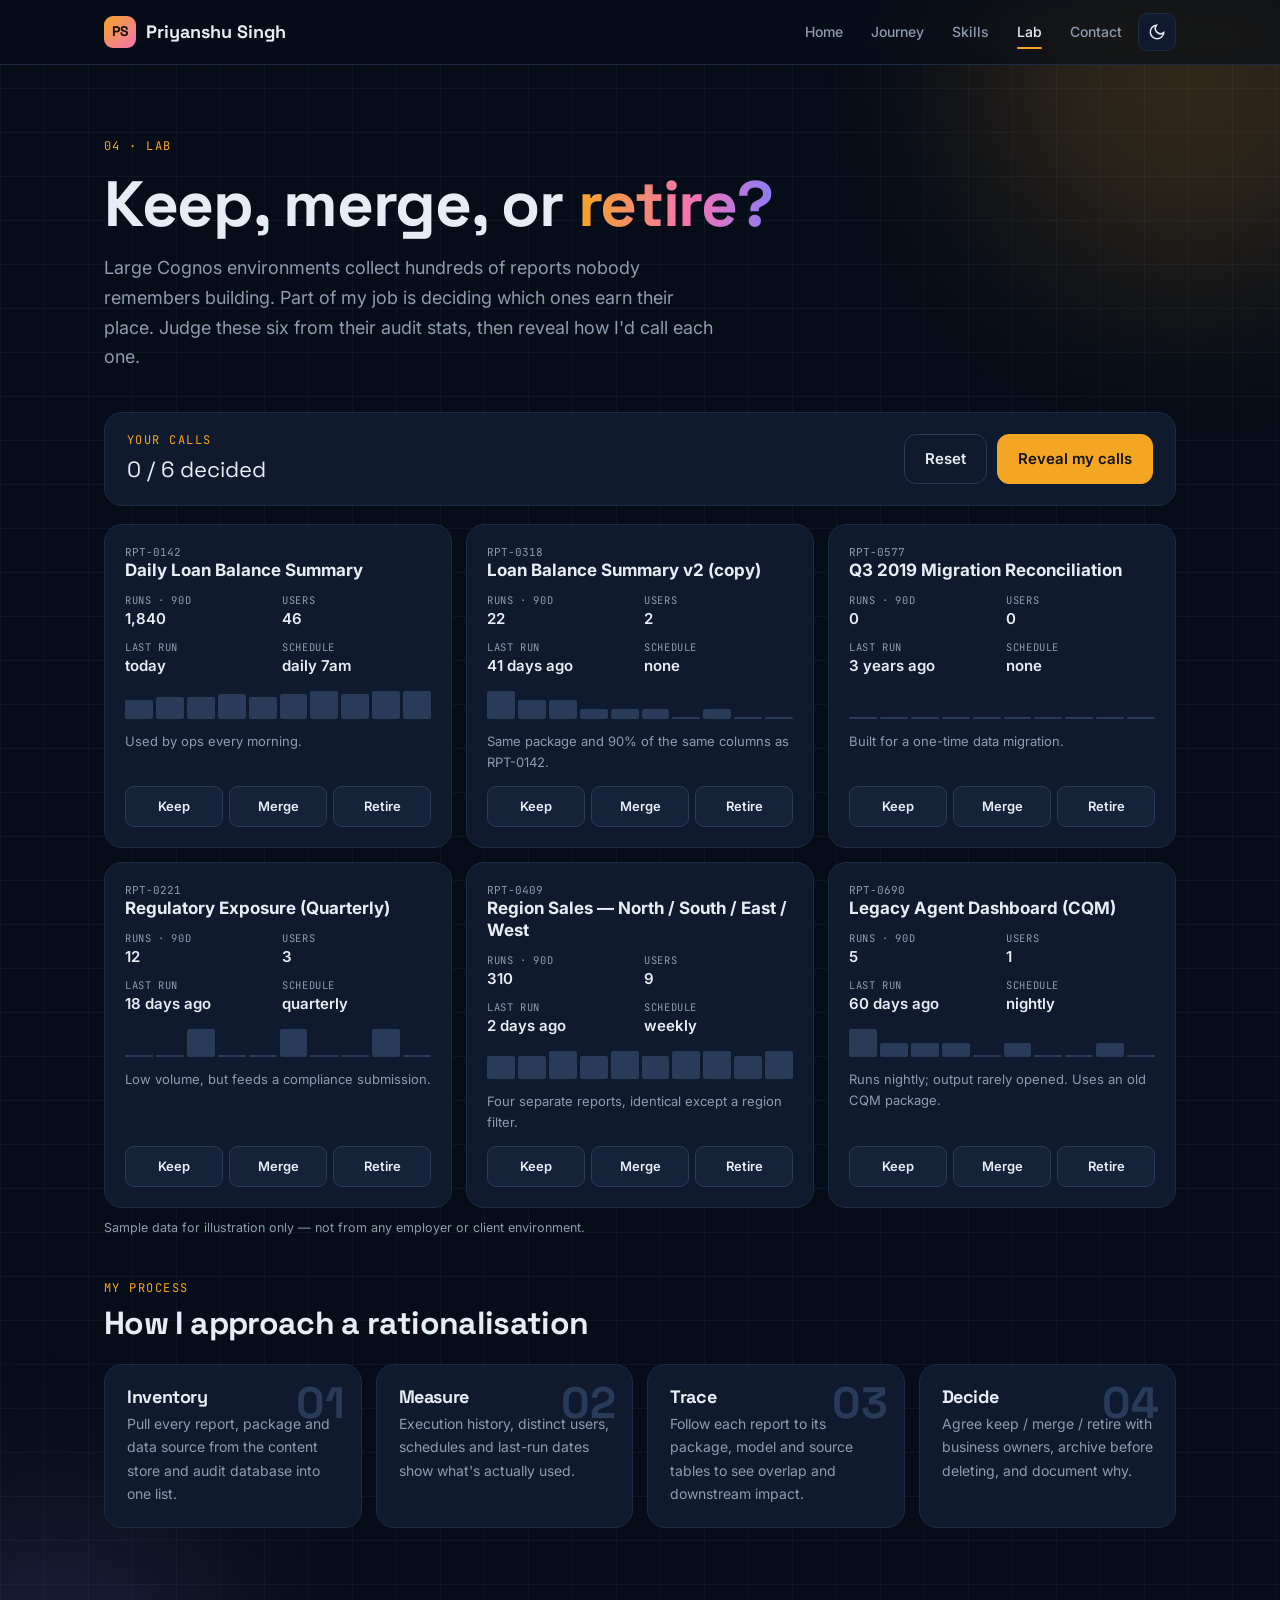
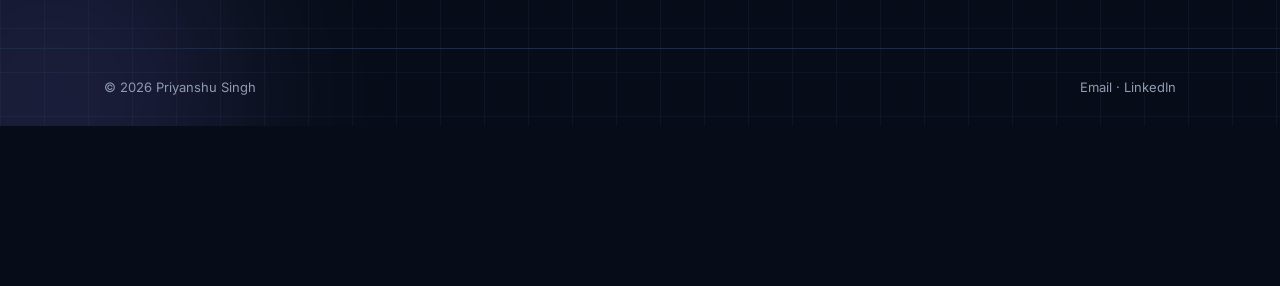
<file: lab.html>
<!doctype html>
<html lang="en">
<head>
<meta charset="utf-8">
<meta name="viewport" content="width=device-width, initial-scale=1">
<title>Report Lab · Priyanshu Singh</title>
<meta name="description" content="Keep, merge or retire? A small interactive game about report rationalisation using Cognos audit data.">
<link rel="icon" href="data:image/svg+xml,%3Csvg xmlns='http://www.w3.org/2000/svg' viewBox='0 0 64 64'%3E%3Crect width='64' height='64' rx='16' fill='%23f5a524'/%3E%3Ctext x='50%25' y='60%25' text-anchor='middle' font-family='Arial' font-weight='700' font-size='26' fill='%23111'%3EPS%3C/text%3E%3C/svg%3E">
<link rel="preconnect" href="https://fonts.googleapis.com"><link rel="preconnect" href="https://fonts.gstatic.com" crossorigin>
<link href="https://fonts.googleapis.com/css2?family=Space+Grotesk:wght@500;700&family=Inter:wght@400;500;600&family=JetBrains+Mono:wght@400;500&display=swap" rel="stylesheet">
<link rel="stylesheet" href="style.css">
<script src="app.js"></script>
</head>
<body>
<div class="blob a"></div><div class="blob b"></div>

<header class="nav"><div class="wrap">
  <a class="brand" href="index.html"><span class="mark">PS</span>Priyanshu Singh</a>
  <button class="icon-btn" id="burger" aria-label="Menu">☰</button>
  <nav class="menu">
    <a href="index.html">Home</a><a href="journey.html">Journey</a><a href="skills.html">Skills</a><a href="lab.html">Lab</a><a href="contact.html">Contact</a>
    <button class="icon-btn" id="theme" aria-label="Toggle theme"><svg width="18" height="18" viewBox="0 0 24 24" fill="none" stroke="currentColor" stroke-width="2"><path d="M21 12.8A9 9 0 1 1 11.2 3a7 7 0 0 0 9.8 9.8z"/></svg></button>
  </nav>
</div></header>

<main class="wrap">
  <div class="page-head">
    <div class="eyebrow">04 · Lab</div>
    <h1>Keep, merge, or <span class="grad">retire?</span></h1>
    <p>Large Cognos environments collect hundreds of reports nobody remembers building. Part of my job is deciding which ones earn their place. Judge these six from their audit stats, then reveal how I'd call each one.</p>
  </div>

  <div class="panel scorebar">
    <div><div class="eyebrow">Your calls</div><div class="s" id="score">0 / 6 decided</div></div>
    <div style="display:flex;gap:10px;flex-wrap:wrap">
      <button class="btn" id="reset">Reset</button>
      <button class="btn primary" id="reveal">Reveal my calls</button>
    </div>
  </div>

  <div class="lab-grid" id="grid"></div>
  <p class="disclaimer">Sample data for illustration only — not from any employer or client environment.</p>

  <section>
    <div class="eyebrow">My process</div>
    <h2 style="font-size:32px;margin:8px 0 22px">How I approach a rationalisation</h2>
    <div class="steps">
      <div class="panel spot step reveal"><h3>Inventory</h3><p>Pull every report, package and data source from the content store and audit database into one list.</p></div>
      <div class="panel spot step reveal"><h3>Measure</h3><p>Execution history, distinct users, schedules and last-run dates show what's actually used.</p></div>
      <div class="panel spot step reveal"><h3>Trace</h3><p>Follow each report to its package, model and source tables to see overlap and downstream impact.</p></div>
      <div class="panel spot step reveal"><h3>Decide</h3><p>Agree keep / merge / retire with business owners, archive before deleting, and document why.</p></div>
    </div>
  </section>
</main>

<footer class="foot"><div class="wrap"><span>© <span id="yr"></span> Priyanshu Singh</span><span><a href="mailto:priyanshusingh541@gmail.com">Email</a> · <a href="https://www.linkedin.com/in/priyanshusingh440/" target="_blank" rel="noopener">LinkedIn</a></span></div></footer>

<script>
(function(){
  var R=[
    {id:'RPT-0142',n:'Daily Loan Balance Summary',runs:1840,users:46,last:'today',sched:'daily 7am',spark:[6,7,7,8,7,8,9,8,9,9],note:'Used by ops every morning.',ans:'keep',why:'High, steady use by many people and a live schedule. This one is core — protect it and document its lineage.'},
    {id:'RPT-0318',n:'Loan Balance Summary v2 (copy)',runs:22,users:2,last:'41 days ago',sched:'none',spark:[3,2,2,1,1,1,0,1,0,0],note:'Same package and 90% of the same columns as RPT-0142.',ans:'merge',why:'A near-duplicate of a core report. Fold its two extra columns into RPT-0142, point both users there, then retire the copy.'},
    {id:'RPT-0577',n:'Q3 2019 Migration Reconciliation',runs:0,users:0,last:'3 years ago',sched:'none',spark:[0,0,0,0,0,0,0,0,0,0],note:'Built for a one-time data migration.',ans:'retire',why:'Zero runs in years, tied to a finished project. Archive the spec, then retire.'},
    {id:'RPT-0221',n:'Regulatory Exposure (Quarterly)',runs:12,users:3,last:'18 days ago',sched:'quarterly',spark:[0,0,4,0,0,4,0,0,4,0],note:'Low volume, but feeds a compliance submission.',ans:'keep',why:'Low usage is expected for a quarterly regulatory report. Usage alone would mislead here — business context matters.'},
    {id:'RPT-0409',n:'Region Sales — North / South / East / West',runs:310,users:9,last:'2 days ago',sched:'weekly',spark:[4,4,5,4,5,4,5,5,4,5],note:'Four separate reports, identical except a region filter.',ans:'merge',why:'Replace four copies with one report and a region prompt. One thing to maintain instead of four.'},
    {id:'RPT-0690',n:'Legacy Agent Dashboard (CQM)',runs:5,users:1,last:'60 days ago',sched:'nightly',spark:[2,1,1,1,0,1,0,0,1,0],note:'Runs nightly; output rarely opened. Uses an old CQM package.',ans:'retire',why:'A nightly schedule burning server time for one occasional viewer on a legacy package. Confirm with the owner, stop the schedule, retire.'}
  ];
  var grid=document.getElementById('grid'),picks={};
  function render(){
    grid.innerHTML=R.map(function(r,i){
      var mx=Math.max.apply(null,r.spark)||1;
      return'<div class="panel spot rep" data-i="'+i+'"><div class="top"><div><div class="id">'+r.id+'</div><h3>'+r.n+'</h3></div></div>'+
      '<dl><div><dt>runs · 90d</dt><dd>'+r.runs.toLocaleString()+'</dd></div><div><dt>users</dt><dd>'+r.users+'</dd></div><div><dt>last run</dt><dd>'+r.last+'</dd></div><div><dt>schedule</dt><dd>'+r.sched+'</dd></div></dl>'+
      '<div class="spark">'+r.spark.map(function(v){return'<i style="height:'+Math.max(6,v/mx*100)+'%"></i>';}).join('')+'</div>'+
      '<div class="note">'+r.note+'</div>'+
      '<div class="choices"><button data-v="keep">Keep</button><button data-v="merge">Merge</button><button data-v="retire">Retire</button></div>'+
      '<div class="verdict"><b>My call: '+r.ans.toUpperCase()+'.</b> '+r.why+'</div></div>';}).join('');
  }
  function update(){var n=Object.keys(picks).length;document.getElementById('score').textContent=n+' / '+R.length+' decided';}
  grid.addEventListener('click',function(e){var b=e.target.closest('.choices button');if(!b)return;var card=b.closest('.rep'),i=card.dataset.i;
    if(grid.classList.contains('revealed'))return;
    picks[i]=b.dataset.v;card.querySelectorAll('.choices button').forEach(function(x){x.classList.toggle('on',x===b);});update();});
  document.getElementById('reveal').onclick=function(){
    var right=0;grid.classList.add('revealed');
    grid.querySelectorAll('.rep').forEach(function(c){var i=c.dataset.i,ok=picks[i]===R[i].ans;if(picks[i]){c.classList.add(ok?'right':'wrong');if(ok)right++;}});
    var n=Object.keys(picks).length;
    document.getElementById('score').textContent=n?right+' / '+n+' matched my calls':'Here are my calls';
    toast(right===R.length?'Perfect — want a job in BI? 😄':right>=4?'Strong instincts!':'Usage numbers can be deceiving — read the notes.');
  };
  document.getElementById('reset').onclick=function(){picks={};grid.classList.remove('revealed');render();update();};
  render();
})();
</script>
</body>
</html>
</file>
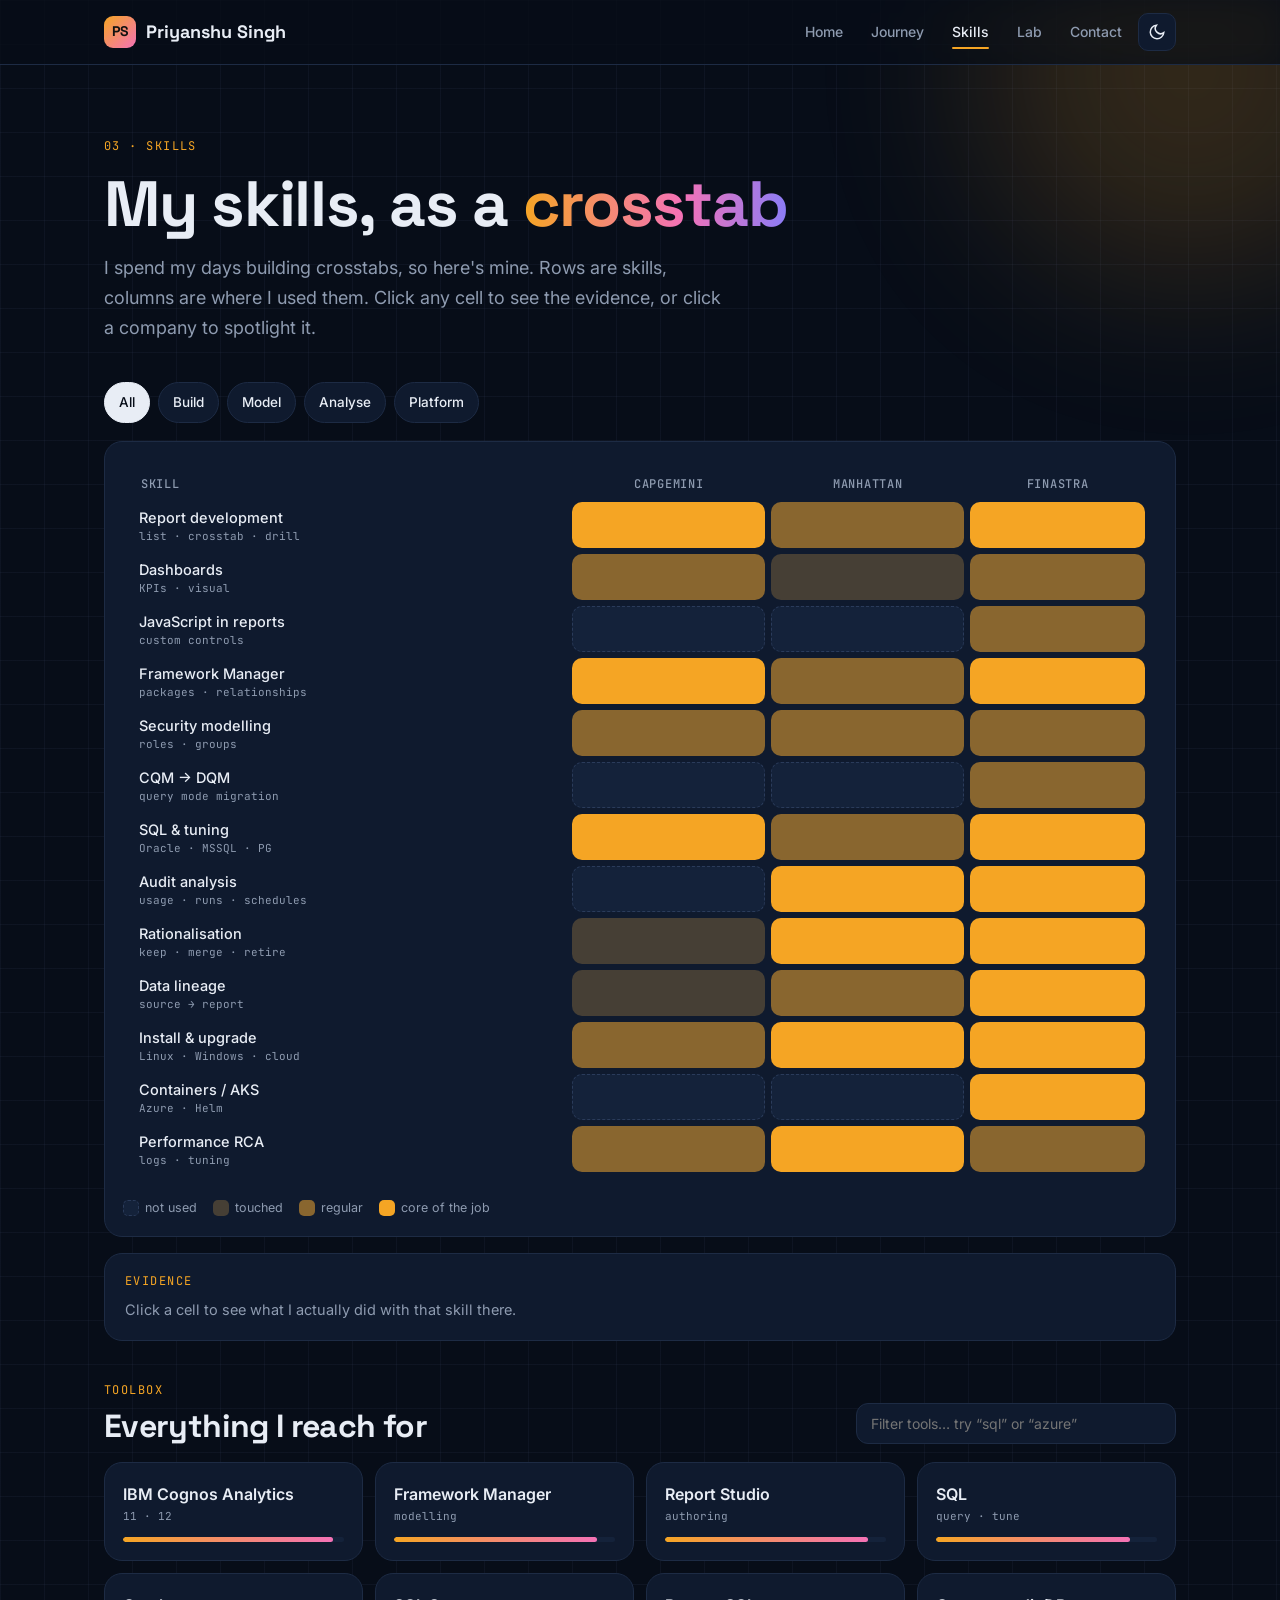
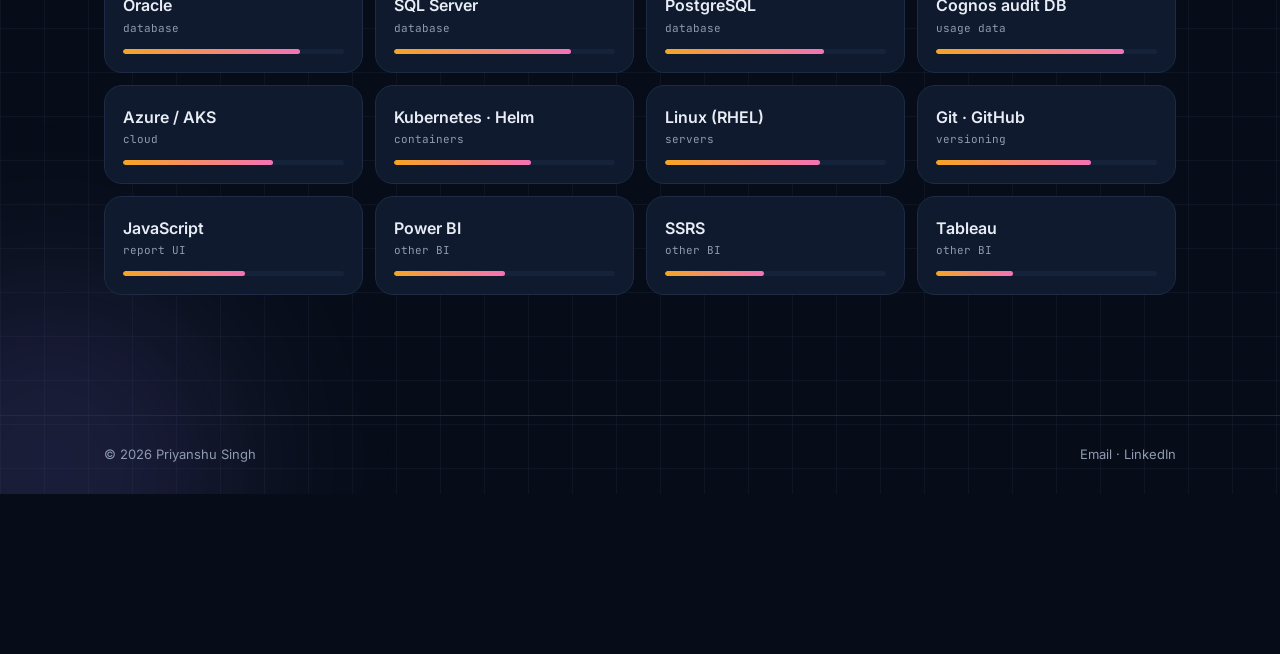
<file: skills.html>
<!doctype html>
<html lang="en">
<head>
<meta charset="utf-8">
<meta name="viewport" content="width=device-width, initial-scale=1">
<title>Skills · Priyanshu Singh</title>
<meta name="description" content="Skills of Priyanshu Singh as an interactive crosstab: Cognos, Framework Manager, SQL, audit analysis and platform work.">
<link rel="icon" href="data:image/svg+xml,%3Csvg xmlns='http://www.w3.org/2000/svg' viewBox='0 0 64 64'%3E%3Crect width='64' height='64' rx='16' fill='%23f5a524'/%3E%3Ctext x='50%25' y='60%25' text-anchor='middle' font-family='Arial' font-weight='700' font-size='26' fill='%23111'%3EPS%3C/text%3E%3C/svg%3E">
<link rel="preconnect" href="https://fonts.googleapis.com"><link rel="preconnect" href="https://fonts.gstatic.com" crossorigin>
<link href="https://fonts.googleapis.com/css2?family=Space+Grotesk:wght@500;700&family=Inter:wght@400;500;600&family=JetBrains+Mono:wght@400;500&display=swap" rel="stylesheet">
<link rel="stylesheet" href="style.css">
<script src="app.js"></script>
</head>
<body>
<div class="blob a"></div><div class="blob b"></div>

<header class="nav"><div class="wrap">
  <a class="brand" href="index.html"><span class="mark">PS</span>Priyanshu Singh</a>
  <button class="icon-btn" id="burger" aria-label="Menu">☰</button>
  <nav class="menu">
    <a href="index.html">Home</a><a href="journey.html">Journey</a><a href="skills.html">Skills</a><a href="lab.html">Lab</a><a href="contact.html">Contact</a>
    <button class="icon-btn" id="theme" aria-label="Toggle theme"><svg width="18" height="18" viewBox="0 0 24 24" fill="none" stroke="currentColor" stroke-width="2"><path d="M21 12.8A9 9 0 1 1 11.2 3a7 7 0 0 0 9.8 9.8z"/></svg></button>
  </nav>
</div></header>

<main class="wrap">
  <div class="page-head">
    <div class="eyebrow">03 · Skills</div>
    <h1>My skills, as a <span class="grad">crosstab</span></h1>
    <p>I spend my days building crosstabs, so here's mine. Rows are skills, columns are where I used them. Click any cell to see the evidence, or click a company to spotlight it.</p>
  </div>

  <div class="filters" id="filters">
    <button class="on" data-f="all">All</button>
    <button data-f="build">Build</button>
    <button data-f="model">Model</button>
    <button data-f="analyse">Analyse</button>
    <button data-f="platform">Platform</button>
  </div>

  <div class="panel reveal" style="padding:18px">
    <div class="xtab-wrap"><table class="xtab" id="xtab"></table></div>
    <div class="legend">
      <span><i style="background:var(--surface2);border:1px dashed var(--line2)"></i>not used</span>
      <span><i style="background:color-mix(in srgb,var(--amber) 22%,var(--surface2))"></i>touched</span>
      <span><i style="background:color-mix(in srgb,var(--amber) 52%,var(--surface2))"></i>regular</span>
      <span><i style="background:var(--amber)"></i>core of the job</span>
    </div>
  </div>
  <div class="panel evidence" id="ev"><div class="eyebrow">Evidence</div><p>Click a cell to see what I actually did with that skill there.</p></div>

  <section>
    <div style="display:flex;justify-content:space-between;align-items:end;gap:16px;flex-wrap:wrap;margin-bottom:18px">
      <div><div class="eyebrow">Toolbox</div><h2 style="font-size:32px;margin-top:8px">Everything I reach for</h2></div>
      <input id="q" placeholder="Filter tools… try “sql” or “azure”" aria-label="Filter tools">
    </div>
    <div class="toolbox reveal" id="tools"></div>
  </section>
</main>

<footer class="foot"><div class="wrap"><span>© <span id="yr"></span> Priyanshu Singh</span><span><a href="mailto:priyanshusingh541@gmail.com">Email</a> · <a href="https://www.linkedin.com/in/priyanshusingh440/" target="_blank" rel="noopener">LinkedIn</a></span></div></footer>

<script>
(function(){
  var cos=['Capgemini','Manhattan','Finastra'];
  // [skill, group, sub, levels per company, evidence per company]
  var S=[
    ['Report development','build','list · crosstab · drill',[3,2,3],['Built list, crosstab, grouped, drill-down and drill-through reports from scratch for client requirements.','Developed and maintained Cognos 11 reports and improved the performance of customer-built ones.','Lead report development for Loan IQ and Datanet, including prompt-based and parameterised reports.']],
    ['Dashboards','build','KPIs · visual',[2,1,2],['Created dashboards to present critical company data in a single view.','Supported dashboard usage and trained users on ad-hoc reporting.','Build dashboards to customer requirements with the business team.']],
    ['JavaScript in reports','build','custom controls',[0,0,2],['—','—','Create custom reports configured with JavaScript.']],
    ['Framework Manager','model','packages · relationships',[3,2,3],['Enhanced models, packages, relationships and data sources for changing needs.','Created and published packages; built DMR models.','Create and upgrade FM models for Loan IQ and Datanet and publish them.']],
    ['Security modelling','model','roles · groups',[2,2,2],['Created users, defined roles and assigned groups.','Implemented security at multiple levels in Framework Manager.','Set up authentication and configured users, groups and roles.']],
    ['CQM → DQM','model','query mode migration',[0,0,2],['—','—','Converted Compatible Query Mode models to Dynamic Query Mode.']],
    ['SQL & tuning','analyse','Oracle · MSSQL · PG',[3,2,3],['Wrote complex SQL, hand-modified report SQL and tuned slow queries.','Built SQL-based reports on Oracle and MSSQL.','Trace and validate data across Oracle, SQL Server and PostgreSQL.']],
    ['Audit analysis','analyse','usage · runs · schedules',[0,3,3],['—','Built audit reports on execution history, user activity, schedules and usage trends.','Use audit data to review execution, usage and package dependencies.']],
    ['Rationalisation','analyse','keep · merge · retire',[1,3,3],['Clarified KPIs to standardise overlapping reports.','Identified duplicate, obsolete and underused reports; documented findings for retirement.','Drive standardisation, consolidation and retirement decisions with impact analysis.']],
    ['Data lineage','analyse','source → report',[1,2,3],['Validated source mappings in SQL.','Reviewed report-to-package and data-source dependencies.','Trace and document lineage across three databases, packages and calculations.']],
    ['Install & upgrade','platform','Linux · Windows · cloud',[2,3,3],['Installed and configured Cognos on Linux and Windows, including distributed setups.','Installed and upgraded Cognos Analytics on Linux, Windows and GCP.','Perform major and minor upgrades and certify new releases.']],
    ['Containers / AKS','platform','Azure · Helm',[0,0,3],['—','—','Deploy IBM-certified Cognos containers to Azure Kubernetes Service.']],
    ['Performance RCA','platform','logs · tuning',[2,3,2],['Improved the performance of existing reports.','Analysed logs and tables to root-cause slow environments and reports.','Run RCA on report performance issues and ship the fix.']]
  ];
  var tbl=document.getElementById('xtab'),ev=document.getElementById('ev'),lvl=['not used','touched','regular','core of the job'];
  var h='<tr><th>skill</th>'+cos.map(function(c,i){return'<th class="co" data-c="'+i+'">'+c+'</th>';}).join('')+'</tr>';
  S.forEach(function(s,r){h+='<tr data-g="'+s[1]+'"><td class="sk">'+s[0]+'<small>'+s[2]+'</small></td>'+s[3].map(function(l,c){return'<td class="cell" data-l="'+l+'" data-r="'+r+'" data-c="'+c+'" tabindex="0" aria-label="'+s[0]+' at '+cos[c]+': '+lvl[l]+'"></td>';}).join('')+'</tr>';});
  tbl.innerHTML=h;
  function evid(r,c){var s=S[r];ev.innerHTML='<div class="eyebrow">'+s[0]+' · '+cos[c]+' · '+lvl[s[3][c]]+'</div><p><b>'+s[4][c]+'</b></p>';}
  tbl.addEventListener('click',function(e){var t=e.target.closest('.cell');if(t)evid(+t.dataset.r,+t.dataset.c);
    var th=e.target.closest('th.co');if(th){var c=+th.dataset.c,on=!th.classList.contains('on');
      tbl.querySelectorAll('th.co').forEach(function(x){x.classList.remove('on');});
      tbl.querySelectorAll('.cell').forEach(function(x){x.style.opacity=(!on||+x.dataset.c===c)?'':'.18';});
      if(on)th.classList.add('on');}});
  tbl.addEventListener('keydown',function(e){var t=e.target.closest('.cell');if(t&&e.key==='Enter')evid(+t.dataset.r,+t.dataset.c);});
  document.querySelectorAll('#filters button').forEach(function(b){b.onclick=function(){
    document.querySelectorAll('#filters button').forEach(function(x){x.classList.toggle('on',x===b);});
    tbl.querySelectorAll('tr[data-g]').forEach(function(tr){tr.classList.toggle('hidden',b.dataset.f!=='all'&&tr.dataset.g!==b.dataset.f);});};});

  var T=[['IBM Cognos Analytics','11 · 12',95],['Framework Manager','modelling',92],['Report Studio','authoring',92],['SQL','query · tune',88],['Oracle','database',80],['SQL Server','database',80],['PostgreSQL','database',72],['Cognos audit DB','usage data',85],['Azure / AKS','cloud',68],['Kubernetes · Helm','containers',62],['Linux (RHEL)','servers',70],['Git · GitHub','versioning',70],['JavaScript','report UI',55],['Power BI','other BI',50],['SSRS','other BI',45],['Tableau','other BI',35]];
  var box=document.getElementById('tools');
  box.innerHTML=T.map(function(t){return'<div class="panel spot tool" data-n="'+(t[0]+' '+t[1]).toLowerCase()+'"><div class="tn">'+t[0]+'</div><div class="tg">'+t[1]+'</div><div class="bar"><i data-w="'+t[2]+'"></i></div></div>';}).join('');
  document.getElementById('q').addEventListener('input',function(){var v=this.value.toLowerCase().trim();
    box.querySelectorAll('.tool').forEach(function(el){el.style.display=!v||el.dataset.n.indexOf(v)>-1?'':'none';});});
})();
</script>
</body>
</html>
</file>
<file: style.css>
/* ============ tokens ============ */
:root{
  --bg:#070d18; --bg2:#0c1526; --surface:#0f1a2e; --surface2:#14223a;
  --ink:#e8edf5; --muted:#8e9bb0; --line:#1d2b44; --line2:#2a3b5a;
  --amber:#f5a524; --teal:#2dd4bf; --violet:#8b7cf6; --rose:#f472b6;
  --grid:rgba(120,150,200,.06); --glow:rgba(245,165,36,.16);
  --shadow:0 20px 60px -20px rgba(0,0,0,.6);
}
:root[data-theme="light"]{
  --bg:#f6f4ef; --bg2:#efece4; --surface:#ffffff; --surface2:#f7f5f0;
  --ink:#101a2c; --muted:#5d6779; --line:#e2ddd2; --line2:#d3ccbe;
  --amber:#c47a0a; --teal:#0d9488; --violet:#6d5ce0; --rose:#db2777;
  --grid:rgba(16,26,44,.05); --glow:rgba(196,122,10,.12);
  --shadow:0 20px 50px -24px rgba(16,26,44,.25);
}
*{box-sizing:border-box;margin:0;padding:0}
html{scroll-behavior:smooth;overflow-x:clip}
body{
  background:var(--bg);color:var(--ink);
  font:16px/1.65 Inter,system-ui,sans-serif;-webkit-font-smoothing:antialiased;
  background-image:linear-gradient(var(--grid) 1px,transparent 1px),linear-gradient(90deg,var(--grid) 1px,transparent 1px);
  background-size:44px 44px;min-height:100vh;overflow-x:hidden;
  animation:pageIn .5s ease both;
}
body.leaving{animation:pageOut .25s ease forwards}
@keyframes pageIn{from{opacity:0;transform:translateY(8px)}to{opacity:1;transform:none}}
@keyframes pageOut{to{opacity:0;transform:translateY(-6px)}}
a{color:inherit}
button{font:inherit;color:inherit}
.wrap{max-width:1120px;margin:0 auto;padding:0 24px}
@media (max-width:600px){.wrap{padding:0 16px}}
.mono{font-family:"JetBrains Mono",monospace}
h1,h2,h3{font-family:"Space Grotesk",Inter,sans-serif;letter-spacing:-.02em;line-height:1.1}

/* ambient blobs */
.blob{position:fixed;border-radius:50%;filter:blur(90px);opacity:.35;z-index:-1;pointer-events:none}
.blob.a{width:420px;height:420px;background:var(--amber);top:-140px;right:-120px;opacity:.18}
.blob.b{width:380px;height:380px;background:var(--violet);bottom:-160px;left:-140px;opacity:.16}

/* ============ nav ============ */
.nav{position:sticky;top:0;z-index:50;backdrop-filter:blur(14px);background:color-mix(in srgb,var(--bg) 78%,transparent);border-bottom:1px solid var(--line)}
.nav .wrap{display:flex;align-items:center;justify-content:space-between;height:64px}
.brand{display:flex;align-items:center;gap:10px;text-decoration:none;font-family:"Space Grotesk";font-weight:700;font-size:18px}
.brand .mark{width:32px;height:32px;border-radius:9px;display:grid;place-items:center;background:linear-gradient(135deg,var(--amber),var(--rose));color:#111;font-size:14px}
.menu{display:flex;gap:4px;align-items:center}
.menu a{text-decoration:none;font-size:14px;color:var(--muted);padding:8px 12px;border-radius:8px;font-weight:500;position:relative}
.menu a:hover{color:var(--ink);background:var(--surface)}
.menu a.active{color:var(--ink)}
.menu a.active::after{content:"";position:absolute;left:12px;right:12px;bottom:3px;height:2px;border-radius:2px;background:var(--amber)}
.icon-btn{width:38px;height:38px;border-radius:10px;border:1px solid var(--line);background:var(--surface);cursor:pointer;display:grid;place-items:center}
.icon-btn:hover{border-color:var(--line2)}
#burger{display:none}
@media (max-width:760px){
  #burger{display:grid}
  .menu{position:fixed;top:64px;left:0;right:0;flex-direction:column;align-items:stretch;padding:12px 16px 20px;background:var(--bg);border-bottom:1px solid var(--line);transform:translateY(-120%);transition:transform .3s ease}
  .menu.open{transform:none}
  .menu a{padding:12px}
  .menu .icon-btn{align-self:flex-start;margin-top:6px}
}

/* ============ generic ============ */
.eyebrow{font-family:"JetBrains Mono";font-size:12px;letter-spacing:.12em;text-transform:uppercase;color:var(--amber)}
.page-head{padding:72px 0 40px}
.page-head h1{font-size:clamp(38px,6vw,64px);margin:12px 0 14px}
.page-head p{color:var(--muted);max-width:620px;font-size:18px}
.grad{background:linear-gradient(90deg,var(--amber),var(--rose) 60%,var(--violet));-webkit-background-clip:text;background-clip:text;color:transparent}
.btn{display:inline-flex;align-items:center;gap:8px;padding:12px 20px;border-radius:12px;text-decoration:none;font-weight:600;font-size:15px;border:1px solid var(--line2);background:var(--surface);cursor:pointer;transition:transform .15s, box-shadow .15s}
.btn:hover{transform:translateY(-2px);box-shadow:var(--shadow)}
.btn.primary{background:var(--amber);border-color:var(--amber);color:#111}
.panel{background:var(--surface);border:1px solid var(--line);border-radius:18px;position:relative;overflow:hidden}
.spot::before{content:"";position:absolute;inset:0;pointer-events:none;opacity:0;transition:opacity .3s;
  background:radial-gradient(380px circle at var(--mx,50%) var(--my,50%),var(--glow),transparent 60%)}
.spot:hover::before{opacity:1}
.reveal{opacity:0;transform:translateY(22px);transition:opacity .7s ease,transform .7s ease}
.reveal.in{opacity:1;transform:none}
.chip{display:inline-block;background:var(--surface2);border:1px solid var(--line);border-radius:999px;padding:5px 12px;font-size:13px}
section{padding:40px 0}
footer.foot{border-top:1px solid var(--line);margin-top:80px;padding:28px 0;color:var(--muted);font-size:13px}
footer.foot .wrap{display:flex;justify-content:space-between;gap:12px;flex-wrap:wrap}
footer.foot a{text-decoration:none}
footer.foot a:hover{color:var(--amber)}

/* ============ home ============ */
.hero{display:grid;grid-template-columns:1.05fr 1fr;gap:48px;align-items:center;padding:64px 0 32px}
@media (max-width:900px){.hero{grid-template-columns:1fr;gap:36px}}
.hero h1{font-size:clamp(42px,6.4vw,76px);margin:16px 0 20px}
.rot{display:inline-block;color:var(--amber);border-right:3px solid var(--amber);padding-right:4px;animation:caret 1s steps(1) infinite}
@keyframes caret{50%{border-color:transparent}}
.hero p.lede{color:var(--muted);font-size:18px;max-width:540px}
.hero .cta{display:flex;gap:12px;flex-wrap:wrap;margin-top:30px}
.status{display:inline-flex;align-items:center;gap:8px;font-size:13px;color:var(--muted);border:1px solid var(--line);border-radius:999px;padding:6px 12px;background:var(--surface)}
.status i{width:8px;height:8px;border-radius:50%;background:var(--teal);box-shadow:0 0 0 4px color-mix(in srgb,var(--teal) 25%,transparent);animation:pulse 2s infinite}
@keyframes pulse{50%{box-shadow:0 0 0 8px transparent}}

/* console */
.console{box-shadow:var(--shadow)}
.console .bar{display:flex;align-items:center;gap:8px;padding:12px 16px;border-bottom:1px solid var(--line);background:var(--surface2)}
.console .bar span{width:11px;height:11px;border-radius:50%}
.console .bar .t{margin-left:8px;font-family:"JetBrains Mono";font-size:12px;color:var(--muted)}
.console .body{padding:18px;font-family:"JetBrains Mono";font-size:13px;height:300px;overflow:auto}
.console .q{color:var(--teal)}
.console .q::before{content:"sql> ";color:var(--muted)}
.console table{border-collapse:collapse;margin:8px 0 16px;width:100%}
.console td,.console th{border:1px solid var(--line2);padding:5px 8px;text-align:left;vertical-align:top}
.console th{color:var(--amber);font-weight:500}
.console .err{color:var(--rose);margin:6px 0 14px}
.console .presets{display:flex;gap:6px;flex-wrap:wrap;padding:12px 16px;border-top:1px solid var(--line)}
.console .presets button{font-family:"JetBrains Mono";font-size:11.5px;padding:6px 10px;border-radius:8px;border:1px solid var(--line2);background:var(--surface2);cursor:pointer}
.console .presets button:hover{border-color:var(--amber);color:var(--amber)}
.console form{display:flex;border-top:1px solid var(--line)}
.console input{flex:1;background:transparent;border:0;outline:0;color:var(--ink);font:13px "JetBrains Mono";padding:14px 16px}
.console form button{border:0;background:var(--amber);color:#111;padding:0 18px;font-weight:600;cursor:pointer}

/* stats */
.stats{display:grid;grid-template-columns:repeat(4,1fr);gap:14px}
@media (max-width:760px){.stats{grid-template-columns:repeat(2,1fr)}}
.stat{padding:22px}
.stat b{font-family:"Space Grotesk";font-size:40px;display:block;line-height:1}
.stat span{color:var(--muted);font-size:13px}

/* lineage */
.lineage{padding:26px}
.lineage-head{display:flex;justify-content:space-between;gap:16px;flex-wrap:wrap;align-items:end;margin-bottom:18px}
.lineage-head h2{font-size:28px}
.lineage-head p{color:var(--muted);font-size:14px;max-width:420px}
.lineage svg{width:100%;height:auto;display:block}
.lineage .node rect{fill:var(--surface2);stroke:var(--line2);stroke-width:1.2;transition:all .2s}
.lineage .node text{fill:var(--ink);font:500 13px Inter;pointer-events:none}
.lineage .node .sub{fill:var(--muted);font:11px "JetBrains Mono"}
.lineage .node{cursor:pointer}
.lineage .node:hover rect,.lineage .node.on rect{stroke:var(--amber);fill:color-mix(in srgb,var(--amber) 12%,var(--surface2))}
.lineage path.edge{fill:none;stroke:var(--line2);stroke-width:1.6;stroke-dasharray:5 6;animation:flow 1.2s linear infinite;transition:stroke .2s}
.lineage path.edge.on{stroke:var(--amber);stroke-width:2.2}
.lineage .dim{opacity:.25}
@keyframes flow{to{stroke-dashoffset:-22}}
.lineage .col-label{fill:var(--muted);font:11px "JetBrains Mono";letter-spacing:.1em}
.lineage-info{margin-top:14px;padding:14px 16px;border-radius:12px;background:var(--surface2);border:1px dashed var(--line2);font-size:14px;color:var(--muted);min-height:52px}
.lineage-info b{color:var(--ink)}
.lineage-scroll{overflow-x:auto}
.lineage-scroll svg{min-width:720px}

/* explore cards */
.explore{display:grid;grid-template-columns:repeat(3,1fr);gap:16px}
@media (max-width:860px){.explore{grid-template-columns:1fr}}
.explore a{text-decoration:none;padding:26px;display:block;transition:transform .25s}
.explore a:hover{transform:translateY(-4px)}
.explore .n{font-family:"JetBrains Mono";font-size:12px;color:var(--amber)}
.explore h3{font-size:22px;margin:10px 0 6px}
.explore p{color:var(--muted);font-size:14.5px}
.explore .go{margin-top:18px;font-weight:600;font-size:14px;display:inline-flex;gap:6px}
.explore a:hover .go{color:var(--amber)}

/* ============ journey ============ */
.track{padding:28px 24px 22px}
.track-line{position:relative;height:84px;margin:0 6px}
.track-axis{position:absolute;left:0;right:0;top:48px;height:2px;background:var(--line2)}
.seg{position:absolute;top:20px;height:22px;border-radius:7px;cursor:pointer;border:0;transition:transform .2s, box-shadow .2s;font:600 11.5px Inter;color:#111;padding:0 8px;white-space:nowrap;overflow:hidden;text-overflow:ellipsis;text-align:left}
.seg:hover{transform:translateY(-3px)}
.seg.on{box-shadow:0 0 0 3px var(--bg),0 0 0 5px currentColor}
.tick{position:absolute;top:56px;transform:translateX(-50%);font:11px "JetBrains Mono";color:var(--muted)}
.tick::before{content:"";position:absolute;left:50%;top:-10px;width:1px;height:7px;background:var(--line2)}
.track-scroll{overflow-x:auto}
.track-scroll .track-line{min-width:680px}
.tabs{display:flex;gap:8px;flex-wrap:wrap;margin:22px 0 18px}
.tab{padding:10px 16px;border-radius:12px;border:1px solid var(--line);background:var(--surface);cursor:pointer;font-weight:600;font-size:14px;display:flex;align-items:center;gap:8px}
.tab i{width:9px;height:9px;border-radius:50%}
.tab.on{border-color:var(--amber);background:color-mix(in srgb,var(--amber) 10%,var(--surface))}
.stage{display:grid;grid-template-columns:1.4fr 1fr;gap:16px}
@media (max-width:860px){.stage{grid-template-columns:1fr}}
.stage .main{padding:30px}
.stage .main .when{font-family:"JetBrains Mono";font-size:12.5px;color:var(--muted)}
.stage .main h2{font-size:32px;margin:8px 0 4px}
.stage .main .co{font-weight:600}
.stage .main .ctx{color:var(--muted);margin:14px 0 18px;font-size:15px}
.stage ul{list-style:none;display:grid;gap:10px}
.stage li{padding:12px 14px;border-radius:12px;background:var(--surface2);border:1px solid var(--line);font-size:14.5px;display:flex;gap:12px;opacity:0;transform:translateX(-8px);animation:slide .45s ease forwards}
.stage li .k{font-family:"JetBrains Mono";color:var(--amber);font-size:12px;padding-top:2px}
@keyframes slide{to{opacity:1;transform:none}}
.stage .side{padding:26px;display:flex;flex-direction:column;gap:20px}
.stage .side h4{font-size:12px;text-transform:uppercase;letter-spacing:.1em;color:var(--muted);margin-bottom:10px}
.stage .side .chips{display:flex;flex-wrap:wrap;gap:6px}
.big-num{font-family:"Space Grotesk";font-size:54px;line-height:1}
.nav-arrows{display:flex;gap:8px;margin-top:auto}
.hint{font-size:12.5px;color:var(--muted)}

/* ============ skills ============ */
.filters{display:flex;gap:8px;flex-wrap:wrap;margin-bottom:18px}
.filters button{padding:8px 14px;border-radius:999px;border:1px solid var(--line);background:var(--surface);cursor:pointer;font-size:13.5px;font-weight:500}
.filters button.on{background:var(--ink);color:var(--bg);border-color:var(--ink)}
.xtab-wrap{overflow-x:auto;padding:6px}
.xtab{border-collapse:separate;border-spacing:6px;width:100%;min-width:620px}
.xtab th{font:500 12px "JetBrains Mono";color:var(--muted);text-align:left;padding:4px 6px;text-transform:uppercase;letter-spacing:.06em}
.xtab th.co{text-align:center;cursor:pointer}
.xtab th.co:hover,.xtab th.co.on{color:var(--amber)}
.xtab td.sk{font-weight:500;font-size:14.5px;padding:0 10px 0 4px;white-space:nowrap}
.xtab td.sk small{display:block;color:var(--muted);font:11px "JetBrains Mono";font-weight:400}
.cell{height:46px;border-radius:10px;cursor:pointer;position:relative;transition:transform .15s,outline-color .15s;outline:2px solid transparent}
.cell:hover{transform:scale(1.06);outline-color:var(--ink)}
.cell[data-l="0"]{background:var(--surface2);border:1px dashed var(--line2)}
.cell[data-l="1"]{background:color-mix(in srgb,var(--amber) 22%,var(--surface2))}
.cell[data-l="2"]{background:color-mix(in srgb,var(--amber) 52%,var(--surface2))}
.cell[data-l="3"]{background:var(--amber)}
tr.hidden{display:none}
.xtab .fade td.cell{opacity:.25}
.legend{display:flex;gap:16px;align-items:center;font-size:12.5px;color:var(--muted);flex-wrap:wrap;margin-top:14px}
.legend span{display:inline-flex;align-items:center;gap:6px}
.legend i{width:16px;height:16px;border-radius:5px;display:inline-block}
.evidence{margin-top:16px;padding:18px 20px;min-height:82px}
.evidence .eyebrow{margin-bottom:6px}
.evidence p{color:var(--muted);font-size:14.5px}
.evidence p b{color:var(--ink)}
.toolbox{display:grid;grid-template-columns:repeat(4,1fr);gap:12px}
@media (max-width:860px){.toolbox{grid-template-columns:repeat(2,1fr)}}
.tool{padding:18px;text-align:left;cursor:default}
.tool .tn{font-weight:600}
.tool .tg{font:11px "JetBrains Mono";color:var(--muted);margin-top:2px}
.tool .bar{height:5px;border-radius:5px;background:var(--surface2);margin-top:14px;overflow:hidden}
.tool .bar i{display:block;height:100%;width:0;background:linear-gradient(90deg,var(--amber),var(--rose));border-radius:5px;transition:width 1.2s cubic-bezier(.2,.8,.2,1)}
#q{width:100%;max-width:320px;padding:11px 14px;border-radius:12px;border:1px solid var(--line);background:var(--surface);color:var(--ink);font:14px Inter;outline:none}
#q:focus{border-color:var(--amber)}

/* ============ lab ============ */
.lab-grid{display:grid;grid-template-columns:repeat(3,1fr);gap:14px}
@media (max-width:900px){.lab-grid{grid-template-columns:repeat(2,1fr)}}
@media (max-width:600px){.lab-grid{grid-template-columns:1fr}}
.rep{padding:20px;display:flex;flex-direction:column;gap:12px;transition:border-color .2s}
.rep .top{display:flex;justify-content:space-between;align-items:start;gap:10px}
.rep h3{font-size:17px;font-family:Inter;letter-spacing:0;line-height:1.3}
.rep .id{font:11px "JetBrains Mono";color:var(--muted)}
.rep dl{display:grid;grid-template-columns:1fr 1fr;gap:8px}
.rep dt{font:10.5px "JetBrains Mono";color:var(--muted);text-transform:uppercase;letter-spacing:.06em}
.rep dd{font-weight:600;font-size:15px}
.spark{height:28px;display:flex;align-items:end;gap:3px}
.spark i{flex:1;background:var(--line2);border-radius:2px}
.rep .note{font-size:13px;color:var(--muted)}
.choices{display:grid;grid-template-columns:repeat(3,1fr);gap:6px;margin-top:auto}
.choices button{padding:9px 4px;border-radius:9px;border:1px solid var(--line2);background:var(--surface2);cursor:pointer;font-size:13px;font-weight:600}
.choices button.on[data-v="keep"]{background:var(--teal);border-color:var(--teal);color:#111}
.choices button.on[data-v="merge"]{background:var(--violet);border-color:var(--violet);color:#fff}
.choices button.on[data-v="retire"]{background:var(--rose);border-color:var(--rose);color:#fff}
.verdict{display:none;font-size:13px;padding:10px 12px;border-radius:10px;background:var(--surface2);border-left:3px solid var(--amber)}
.revealed .verdict{display:block}
.rep.right{border-color:var(--teal)}
.rep.wrong{border-color:var(--rose)}
.scorebar{display:flex;align-items:center;justify-content:space-between;gap:16px;flex-wrap:wrap;padding:18px 22px;margin-bottom:18px}
.scorebar .s{font-family:"Space Grotesk";font-size:22px}
.steps{display:grid;grid-template-columns:repeat(4,1fr);gap:14px;counter-reset:st}
@media (max-width:860px){.steps{grid-template-columns:1fr 1fr}}
@media (max-width:520px){.steps{grid-template-columns:1fr}}
.step{padding:22px;counter-increment:st}
.step::after{content:"0" counter(st);position:absolute;right:16px;top:10px;font:700 44px "Space Grotesk";color:var(--line2)}
.step h3{font-size:18px;margin-bottom:6px;position:relative;z-index:1}
.step p{font-size:14px;color:var(--muted);position:relative;z-index:1}
.disclaimer{font-size:12.5px;color:var(--muted);margin-top:10px}
.toast{position:fixed;left:50%;bottom:28px;transform:translate(-50%,40px);opacity:0;background:var(--ink);color:var(--bg);padding:12px 18px;border-radius:12px;font-weight:600;font-size:14px;transition:all .3s;z-index:99}
.toast.show{transform:translate(-50%,0);opacity:1}

/* ============ contact ============ */
.contact-grid{display:grid;grid-template-columns:1fr 1.1fr;gap:18px}
@media (max-width:860px){.contact-grid{grid-template-columns:1fr}}
.contact-card{padding:30px;display:flex;flex-direction:column;gap:18px}
.contact-row{display:flex;align-items:center;justify-content:space-between;gap:12px;padding:16px;border-radius:14px;background:var(--surface2);border:1px solid var(--line)}
.contact-row .l{font:11px "JetBrains Mono";color:var(--muted);text-transform:uppercase;letter-spacing:.08em}
.contact-row .v{font-weight:600;word-break:break-all}
.contact-row button,.contact-row a.small{padding:8px 12px;border-radius:9px;border:1px solid var(--line2);background:var(--surface);cursor:pointer;font-size:13px;font-weight:600;text-decoration:none;white-space:nowrap}
form.compose{padding:30px;display:grid;gap:14px}
form.compose label{font:11px "JetBrains Mono";color:var(--muted);text-transform:uppercase;letter-spacing:.08em;display:grid;gap:6px}
form.compose input,form.compose textarea,form.compose select{background:var(--surface2);border:1px solid var(--line);border-radius:12px;padding:12px 14px;color:var(--ink);font:15px Inter;outline:none;text-transform:none;letter-spacing:0}
form.compose input:focus,form.compose textarea:focus,form.compose select:focus{border-color:var(--amber)}
form.compose textarea{min-height:130px;resize:vertical}
.intent{display:flex;gap:8px;flex-wrap:wrap}
.intent button{padding:8px 14px;border-radius:999px;border:1px solid var(--line);background:var(--surface2);cursor:pointer;font-size:13.5px}
.intent button.on{border-color:var(--amber);color:var(--amber)}
</file>
